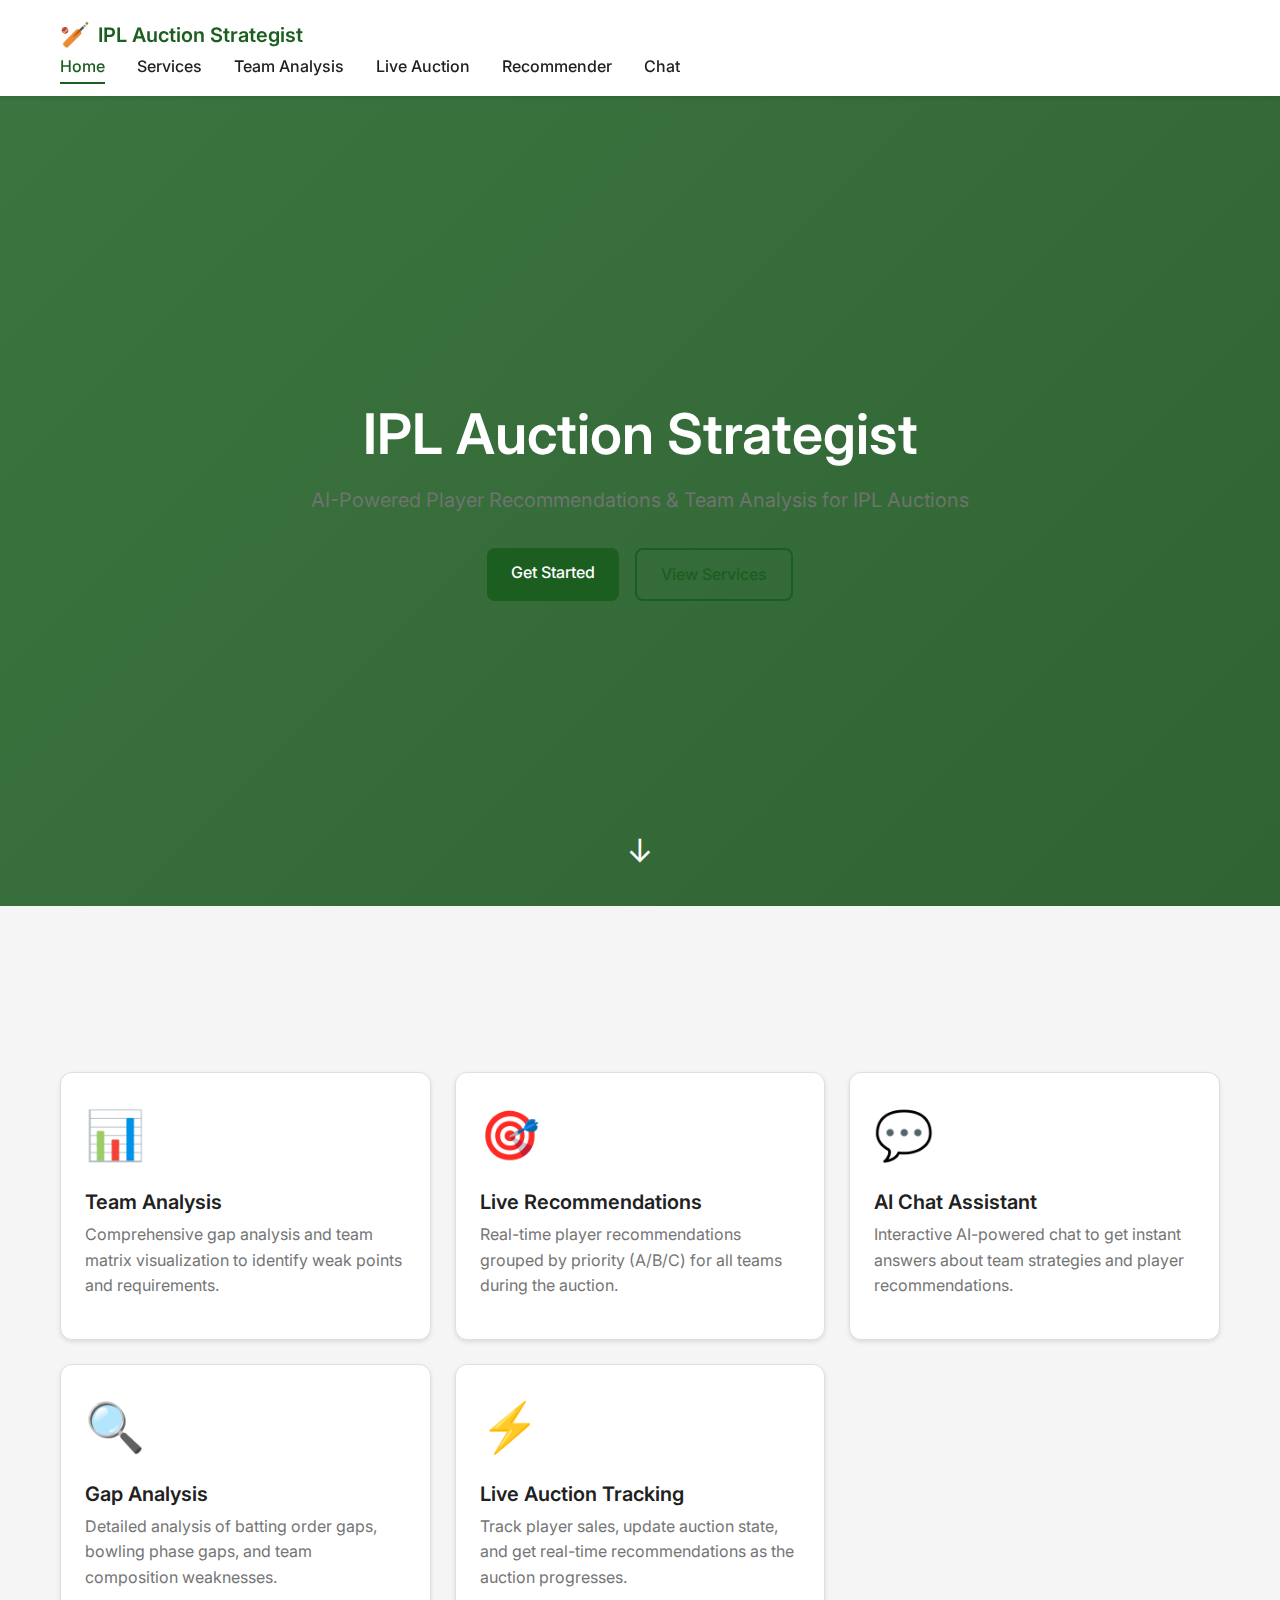
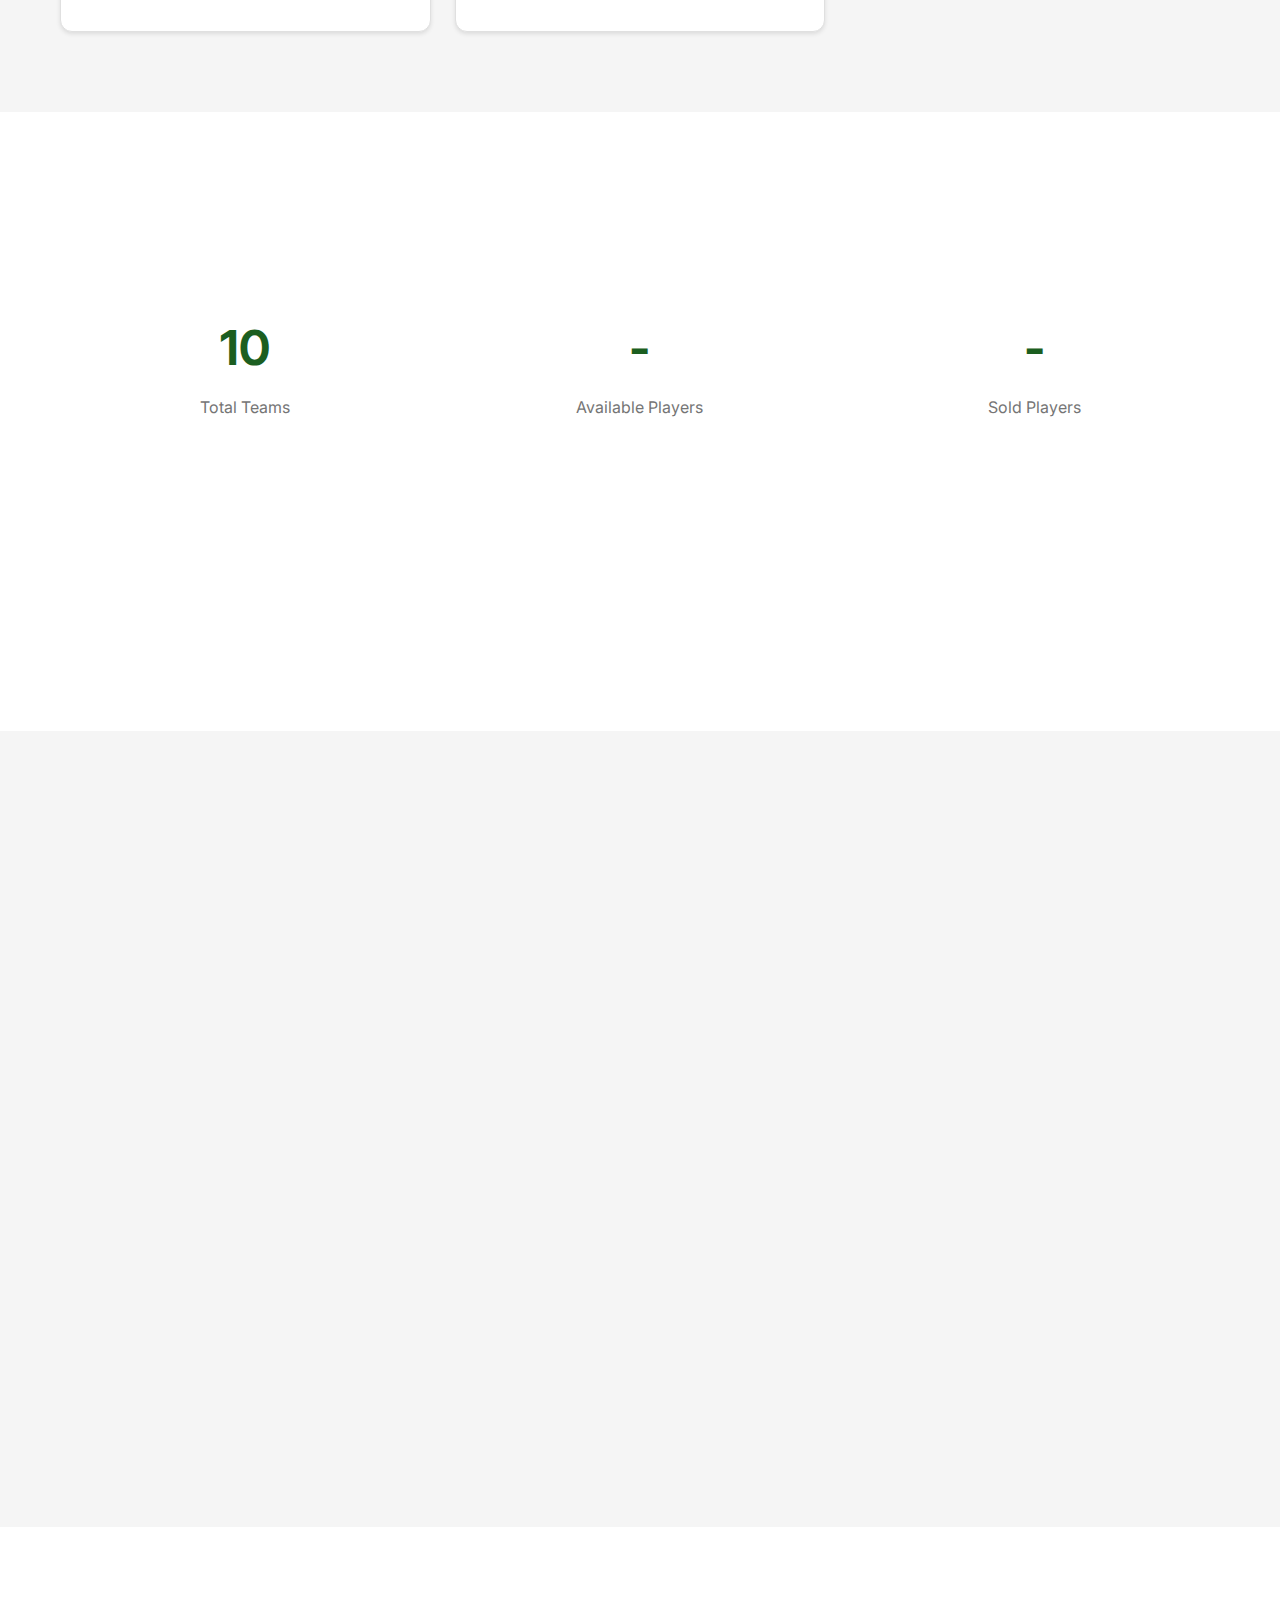
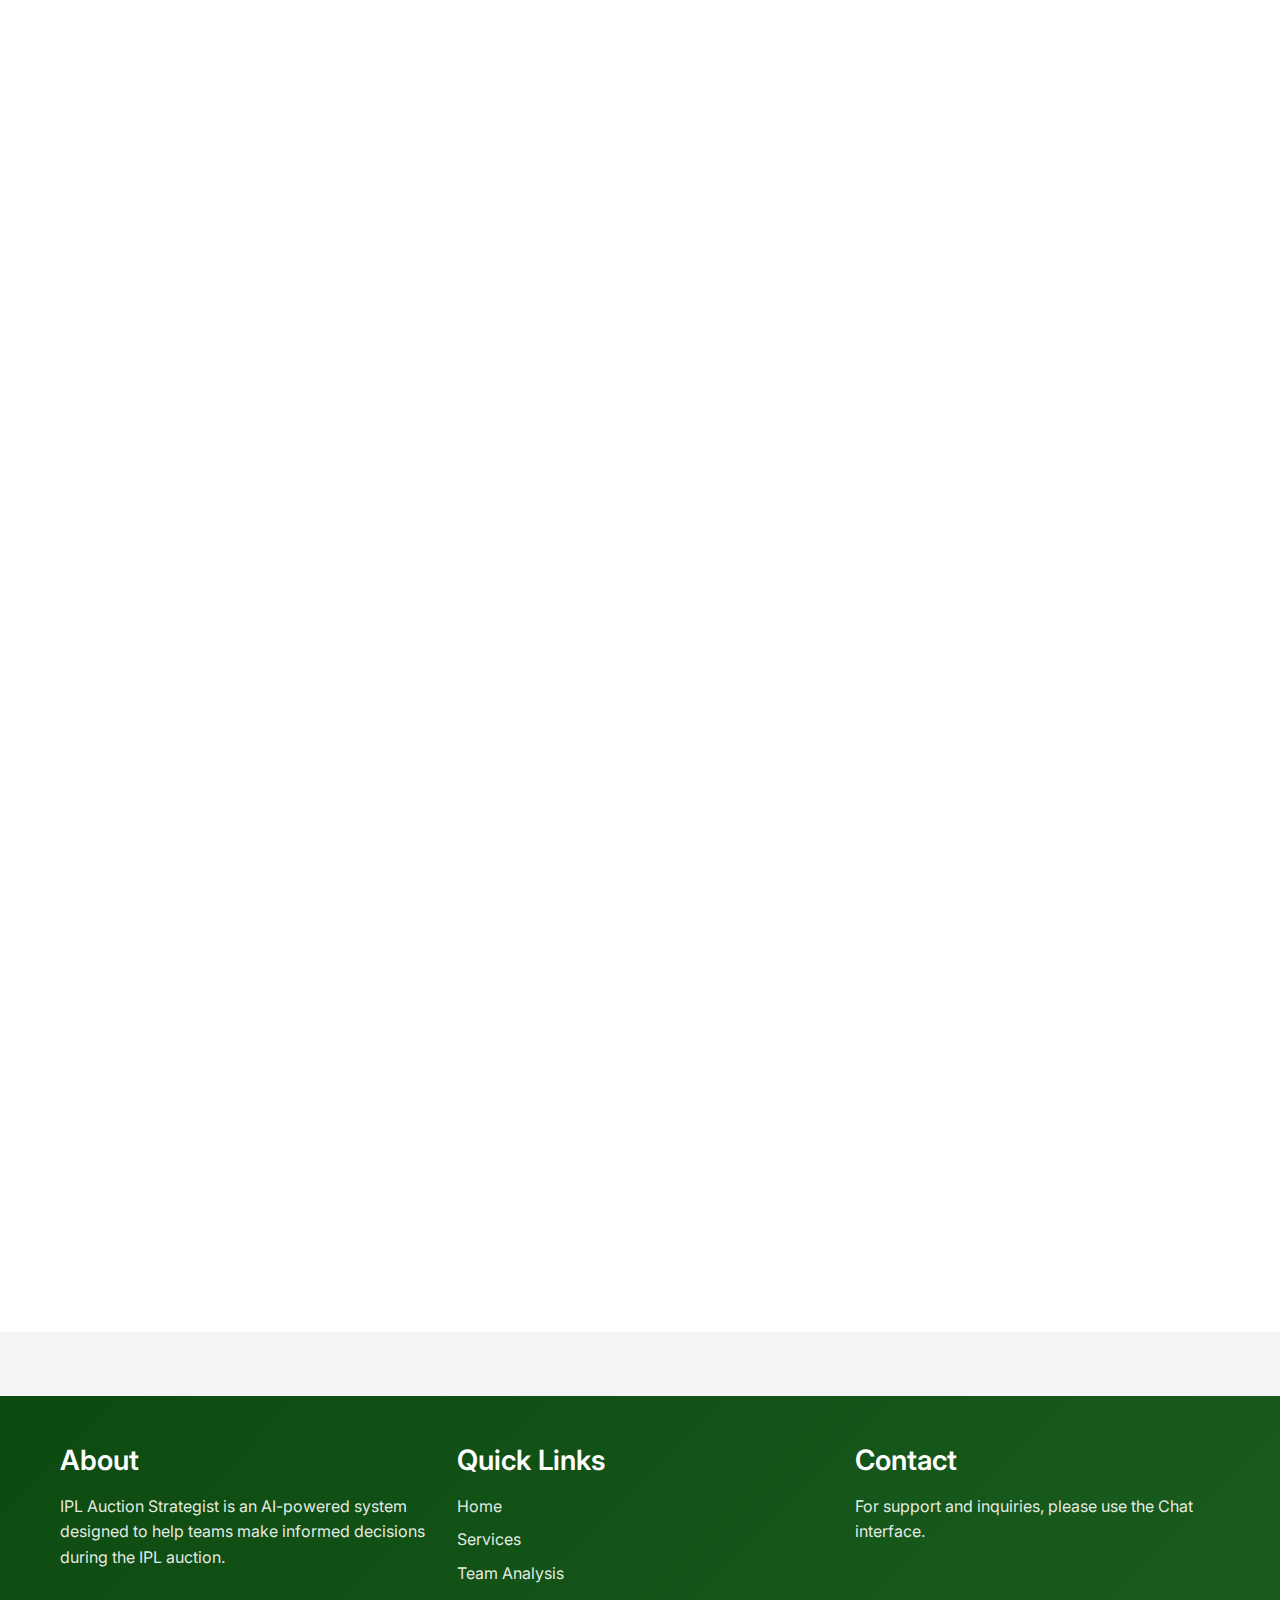
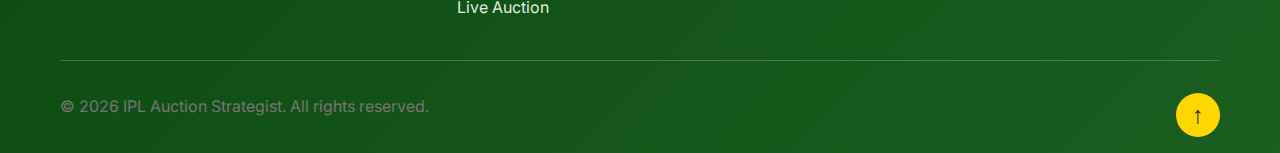
<file: Auction_Frontend/index.html>
<!DOCTYPE html>
<html lang="en">
<head>
    <meta charset="UTF-8">
    <meta name="viewport" content="width=device-width, initial-scale=1.0">
    <title>IPL Auction Strategist - Home</title>
    <link rel="stylesheet" href="css/style.css">
    <link rel="stylesheet" href="css/animations.css">
    <link rel="stylesheet" href="css/responsive.css">
    <link rel="preconnect" href="https://fonts.googleapis.com">
    <link rel="preconnect" href="https://fonts.gstatic.com" crossorigin>
    <link href="https://fonts.googleapis.com/css2?family=Inter:wght@400;500;600;700&family=Poppins:wght@400;500;600;700&display=swap" rel="stylesheet">
</head>
<body>
    <div id="header-container"></div>

    <!-- Hero Section -->
    <section class="hero-section">
        <div class="container">
            <div class="hero-content reveal">
                <h1 class="hero-title">
                    <span class="typewriter-text">IPL Auction Strategist</span>
                </h1>
                <p class="hero-subtitle">
                    AI-Powered Player Recommendations & Team Analysis for IPL Auctions
                </p>
                <div class="hero-cta">
                    <a href="team-analysis.html" class="btn btn-primary">Get Started</a>
                    <a href="services.html" class="btn btn-outline">View Services</a>
                </div>
            </div>
            <div class="scroll-indicator">
                <span>↓</span>
            </div>
        </div>
    </section>

    <!-- Features Overview -->
    <section class="section">
        <div class="container">
            <h2 class="section-title reveal">Features</h2>
            <div class="grid grid-3">
                <div class="card stagger-item">
                    <div class="card-icon">📊</div>
                    <h3 class="card-title">Team Analysis</h3>
                    <p class="card-content">
                        Comprehensive gap analysis and team matrix visualization to identify weak points and requirements.
                    </p>
                </div>
                <div class="card stagger-item">
                    <div class="card-icon">🎯</div>
                    <h3 class="card-title">Live Recommendations</h3>
                    <p class="card-content">
                        Real-time player recommendations grouped by priority (A/B/C) for all teams during the auction.
                    </p>
                </div>
                <div class="card stagger-item">
                    <div class="card-icon">💬</div>
                    <h3 class="card-title">AI Chat Assistant</h3>
                    <p class="card-content">
                        Interactive AI-powered chat to get instant answers about team strategies and player recommendations.
                    </p>
                </div>
                <div class="card stagger-item">
                    <div class="card-icon">🔍</div>
                    <h3 class="card-title">Gap Analysis</h3>
                    <p class="card-content">
                        Detailed analysis of batting order gaps, bowling phase gaps, and team composition weaknesses.
                    </p>
                </div>
                <div class="card stagger-item">
                    <div class="card-icon">⚡</div>
                    <h3 class="card-title">Live Auction Tracking</h3>
                    <p class="card-content">
                        Track player sales, update auction state, and get real-time recommendations as the auction progresses.
                    </p>
                </div>
            </div>
        </div>
    </section>

    <!-- Stats Section -->
    <section class="section stats-section">
        <div class="container">
            <h2 class="section-title reveal">Auction Statistics</h2>
            <div class="grid grid-4" id="stats-container">
                <div class="stat-card stagger-item">
                    <div class="stat-value" id="stat-teams">10</div>
                    <div class="stat-label">Total Teams</div>
                </div>
                <div class="stat-card stagger-item">
                    <div class="stat-value" id="stat-available">-</div>
                    <div class="stat-label">Available Players</div>
                </div>
                <div class="stat-card stagger-item">
                    <div class="stat-value" id="stat-sold">-</div>
                    <div class="stat-label">Sold Players</div>
                </div>
                <div class="stat-card stagger-item">
                    <div class="stat-value" id="stat-supply">-</div>
                    <div class="stat-label">Supply Count</div>
                </div>
            </div>
        </div>
    </section>

    <!-- How It Works -->
    <section class="section">
        <div class="container">
            <h2 class="section-title reveal">How It Works</h2>
            <div class="timeline">
                <div class="timeline-item reveal">
                    <div class="timeline-number">1</div>
                    <div class="timeline-content">
                        <h3>Select Your Team</h3>
                        <p>Choose from 10 IPL teams to analyze their current composition and requirements.</p>
                    </div>
                </div>
                <div class="timeline-item reveal">
                    <div class="timeline-number">2</div>
                    <div class="timeline-content">
                        <h3>Analyze Gaps</h3>
                        <p>Get detailed gap analysis showing weak points in batting order, bowling phases, and team balance.</p>
                    </div>
                </div>
                <div class="timeline-item reveal">
                    <div class="timeline-number">3</div>
                    <div class="timeline-content">
                        <h3>Get Recommendations</h3>
                        <p>Receive AI-powered player recommendations grouped by priority and match score.</p>
                    </div>
                </div>
                <div class="timeline-item reveal">
                    <div class="timeline-number">4</div>
                    <div class="timeline-content">
                        <h3>Make Decisions</h3>
                        <p>Use insights to make informed bidding decisions during the live auction.</p>
                    </div>
                </div>
            </div>
        </div>
    </section>

    <!-- Team Showcase -->
    <section class="section team-showcase">
        <div class="container">
            <h2 class="section-title reveal">IPL Teams</h2>
            <div class="grid grid-4" id="teams-grid">
                <!-- Teams will be loaded dynamically -->
            </div>
        </div>
    </section>

    <div id="footer-container"></div>

    <script src="js/api.js"></script>
    <script src="js/main.js"></script>
    <script src="js/animations.js"></script>
    <script>
        // Load stats
        async function loadStats() {
            try {
                const state = await API.getState();
                document.getElementById('stat-available').textContent = state.available_players_count || '-';
                document.getElementById('stat-sold').textContent = state.sold_players_count || '-';
                document.getElementById('stat-supply').textContent = state.supply_count || '-';
            } catch (error) {
                console.error('Failed to load stats:', error);
            }
        }

        // Load teams
        const teams = ['CSK', 'RCB', 'MI', 'KKR', 'DC', 'GT', 'LSG', 'PBKS', 'RR', 'SRH'];
        const teamsGrid = document.getElementById('teams-grid');
        teams.forEach(team => {
            const teamCard = document.createElement('div');
            teamCard.className = 'card stagger-item team-card';
            teamCard.innerHTML = `
                <div class="team-logo">${team}</div>
                <h3 class="team-name">${team}</h3>
                <a href="team-analysis.html?team=${team}" class="btn btn-outline">Analyze</a>
            `;
            teamsGrid.appendChild(teamCard);
        });

        // Add styles
        const style = document.createElement('style');
        style.textContent = `
            .hero-section {
                min-height: 90vh;
                display: flex;
                align-items: center;
                justify-content: center;
                background: linear-gradient(135deg, rgba(27, 94, 32, 0.85) 0%, rgba(13, 74, 16, 0.85) 100%),
                            url('https://static.toiimg.com/thumb/msid-115341864,imgsize-2143655,width-400,resizemode-4/ipl-mega-auction.jpg') center/cover no-repeat;
                color: white;
                text-align: center;
                position: relative;
                overflow: hidden;
            }
            .hero-content {
                z-index: 1;
            }
            .hero-title {
                font-size: 3.5rem;
                margin-bottom: 1rem;
                color: white;
            }
            .hero-subtitle {
                font-size: 1.25rem;
                margin-bottom: 2rem;
                opacity: 0.9;
            }
            .hero-cta {
                display: flex;
                gap: 1rem;
                justify-content: center;
                flex-wrap: wrap;
            }
            .scroll-indicator {
                position: absolute;
                bottom: 30px;
                left: 50%;
                transform: translateX(-50%);
                animation: bounce 2s infinite;
                font-size: 2rem;
            }
            .card-icon {
                font-size: 3rem;
                margin-bottom: 1rem;
            }
            .stats-section {
                background: var(--surface);
            }
            .stat-card {
                text-align: center;
                padding: 2rem;
            }
            .stat-value {
                font-size: 3rem;
                font-weight: 700;
                color: var(--primary-color);
                margin-bottom: 0.5rem;
            }
            .stat-label {
                color: var(--text-secondary);
                font-size: 1rem;
            }
            .timeline {
                max-width: 800px;
                margin: 0 auto;
            }
            .timeline-item {
                display: flex;
                gap: 2rem;
                margin-bottom: 3rem;
                align-items: flex-start;
            }
            .timeline-number {
                width: 60px;
                height: 60px;
                border-radius: 50%;
                background: var(--primary-color);
                color: white;
                display: flex;
                align-items: center;
                justify-content: center;
                font-size: 1.5rem;
                font-weight: 700;
                flex-shrink: 0;
            }
            .timeline-content h3 {
                margin-bottom: 0.5rem;
            }
            .team-showcase {
                background: var(--surface);
            }
            .team-card {
                text-align: center;
            }
            .team-logo {
                font-size: 4rem;
                margin-bottom: 1rem;
            }
            .team-name {
                margin-bottom: 1rem;
            }
        `;
        document.head.appendChild(style);

        // Load stats on page load
        loadStats();
    </script>
</body>
</html>
</file>
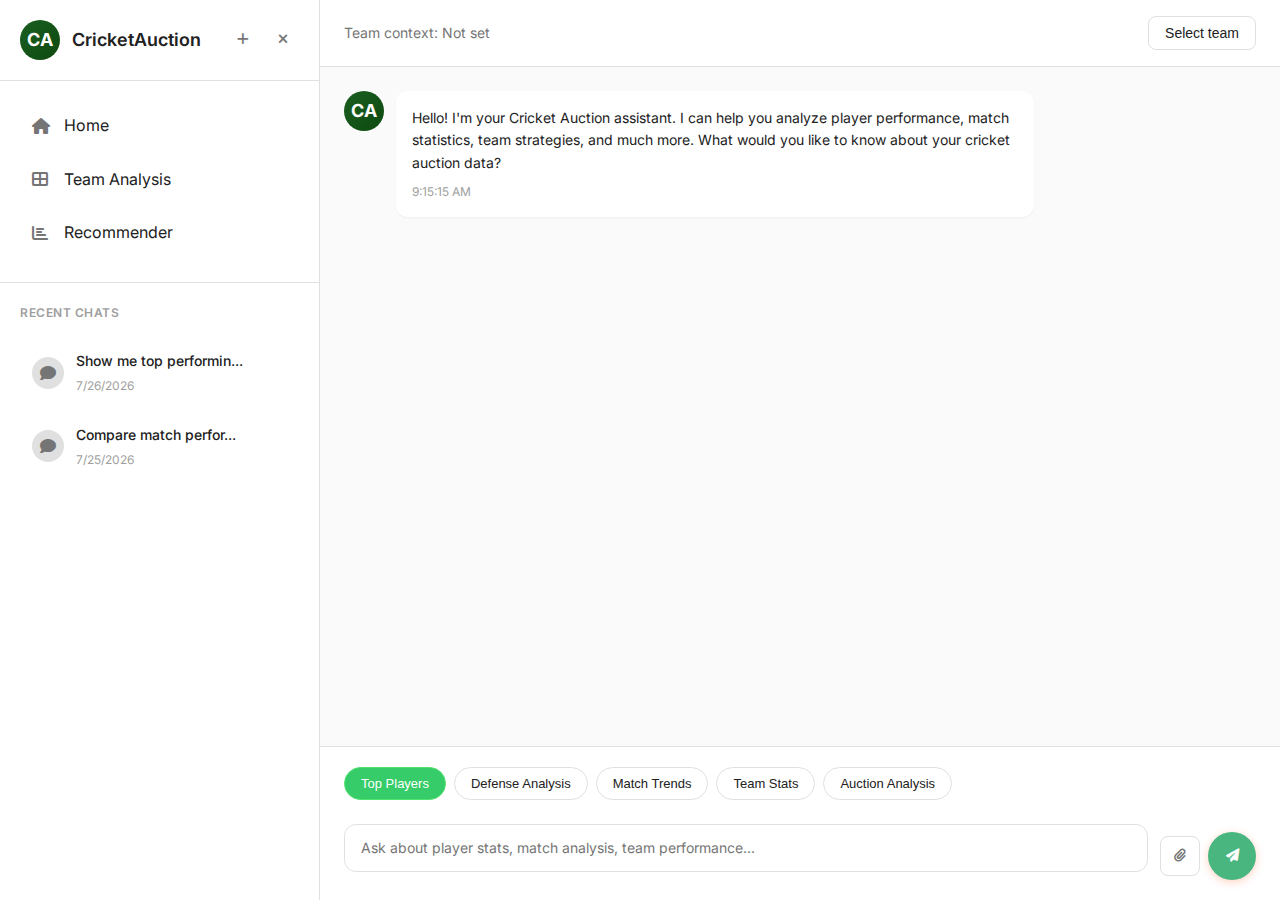
<file: Auction_Frontend/chat.html>
<!DOCTYPE html>
<html lang="en">
<head>
    <meta charset="UTF-8">
    <meta name="viewport" content="width=device-width, initial-scale=1.0">
    <title>AI Chat - IPL Auction Strategist</title>
    <link rel="stylesheet" href="css/style.css">
    <link rel="stylesheet" href="css/animations.css">
    <link rel="stylesheet" href="css/responsive.css">
    <link rel="preconnect" href="https://fonts.googleapis.com">
    <link rel="preconnect" href="https://fonts.gstatic.com" crossorigin>
    <link href="https://fonts.googleapis.com/css2?family=Inter:wght@400;500;600;700&family=Poppins:wght@400;500;600;700&display=swap" rel="stylesheet">
    <link rel="stylesheet" href="https://cdnjs.cloudflare.com/ajax/libs/font-awesome/6.4.0/css/all.min.css">
    <style>
        * {
            margin: 0;
            padding: 0;
            box-sizing: border-box;
        }

        body {
            font-family: 'Inter', 'Poppins', sans-serif;
            background: #F5F5F5;
            display: flex;
            height: 100vh;
            overflow: hidden;
        }

        /* Left Sidebar */
        .sidebar {
            width: 320px;
            background: #FFFFFF;
            border-right: 1px solid #E0E0E0;
            display: flex;
            flex-direction: column;
            height: 100vh;
            overflow-y: auto;
        }

        .sidebar-header {
            padding: 20px;
            display: flex;
            align-items: center;
            gap: 12px;
            border-bottom: 1px solid #E0E0E0;
        }

        .logo-circle {
            width: 40px;
            height: 40px;
            border-radius: 50%;
            background: linear-gradient(135deg, #1B5E20, #0D4A10);
            display: flex;
            align-items: center;
            justify-content: center;
            color: white;
            font-weight: 700;
            font-size: 18px;
            flex-shrink: 0;
        }

        .sidebar-title {
            font-size: 18px;
            font-weight: 600;
            color: #212121;
            flex: 1;
        }

        .sidebar-actions {
            display: flex;
            gap: 8px;
        }

        .icon-btn {
            width: 32px;
            height: 32px;
            border: none;
            background: transparent;
            border-radius: 6px;
            cursor: pointer;
            display: flex;
            align-items: center;
            justify-content: center;
            color: #757575;
            transition: all 0.2s;
        }

        .icon-btn:hover {
            background: #F5F5F5;
            color: #212121;
        }

        .nav-menu {
            padding: 20px;
            border-bottom: 1px solid #E0E0E0;
        }

        .nav-item {
            display: flex;
            align-items: center;
            gap: 12px;
            padding: 12px;
            border-radius: 8px;
            cursor: pointer;
            color: #212121;
            text-decoration: none;
            transition: all 0.2s;
            margin-bottom: 4px;
        }

        .nav-item:hover {
            background: #F5F5F5;
        }

        .nav-item i {
            width: 20px;
            color: #757575;
        }

        .recent-chats {
            flex: 1;
            padding: 20px;
            overflow-y: auto;
        }

        .recent-chats-title {
            font-size: 12px;
            font-weight: 600;
            color: #9E9E9E;
            text-transform: uppercase;
            letter-spacing: 0.5px;
            margin-bottom: 16px;
        }

        .chat-item {
            display: flex;
            align-items: center;
            gap: 12px;
            padding: 12px;
            border-radius: 8px;
            cursor: pointer;
            transition: all 0.2s;
            margin-bottom: 4px;
            position: relative;
        }

        .chat-item:hover {
            background: #F5F5F5;
        }

        .chat-item-icon {
            width: 32px;
            height: 32px;
            border-radius: 50%;
            background: #E0E0E0;
            display: flex;
            align-items: center;
            justify-content: center;
            color: #757575;
            flex-shrink: 0;
        }

        .chat-item-content {
            flex: 1;
            min-width: 0;
        }

        .chat-item-title {
            font-size: 14px;
            font-weight: 500;
            color: #212121;
            margin-bottom: 4px;
            white-space: nowrap;
            overflow: hidden;
            text-overflow: ellipsis;
        }

        .chat-item-date {
            font-size: 12px;
            color: #9E9E9E;
        }

        .chat-item-menu {
            width: 24px;
            height: 24px;
            border: none;
            background: transparent;
            cursor: pointer;
            color: #757575;
            display: flex;
            align-items: center;
            justify-content: center;
            opacity: 0;
            transition: opacity 0.2s;
        }

        .chat-item:hover .chat-item-menu {
            opacity: 1;
        }

        /* Main Content Area */
        .main-content {
            flex: 1;
            display: flex;
            flex-direction: column;
            height: 100vh;
            background: #FFFFFF;
        }

        .chat-top-bar {
            padding: 16px 24px;
            border-bottom: 1px solid #E0E0E0;
            display: flex;
            justify-content: space-between;
            align-items: center;
            background: #FFFFFF;
        }

        .team-context-info {
            font-size: 14px;
            color: #757575;
        }

        .select-team-btn {
            padding: 8px 16px;
            border: 1px solid #E0E0E0;
            border-radius: 8px;
            background: #FFFFFF;
            color: #212121;
            font-size: 14px;
            font-weight: 500;
            cursor: pointer;
            transition: all 0.2s;
        }

        .select-team-btn:hover {
            background: #F5F5F5;
            border-color: #BDBDBD;
        }

        .chat-messages-area {
            flex: 1;
            overflow-y: auto;
            padding: 24px;
            background: #FAFAFA;
        }

        .chat-message {
            display: flex;
            gap: 12px;
            margin-bottom: 24px;
            align-items: flex-start;
        }

        .chat-message-system {
            display: flex;
            gap: 12px;
            margin-bottom: 16px;
            align-items: center;
            padding: 12px 16px;
            background: #E3F2FD;
            border-left: 4px solid #1976D2;
            border-radius: 4px;
            color: #0D47A1;
            font-size: 14px;
        }

        .message-avatar {
            width: 40px;
            height: 40px;
            border-radius: 50%;
            background: linear-gradient(135deg, #1B5E20, #0D4A10);
            display: flex;
            align-items: center;
            justify-content: center;
            color: white;
            font-weight: 700;
            font-size: 18px;
            flex-shrink: 0;
        }

        .message-bubble {
            background: #FFFFFF;
            padding: 16px;
            border-radius: 12px;
            max-width: 70%;
            box-shadow: 0 1px 2px rgba(0,0,0,0.05);
        }

        .message-content {
            font-size: 14px;
            color: #212121;
            line-height: 1.6;
        }

        .message-timestamp {
            font-size: 12px;
            color: #9E9E9E;
            margin-top: 8px;
        }

        .chat-input-area {
            padding: 20px 24px;
            border-top: 1px solid #E0E0E0;
            background: #FFFFFF;
        }

        .suggested-topics {
            display: flex;
            gap: 8px;
            margin-bottom: 16px;
            overflow-x: auto;
            padding-bottom: 8px;
        }

        .suggested-topics::-webkit-scrollbar {
            height: 4px;
        }

        .suggested-topics::-webkit-scrollbar-thumb {
            background: #E0E0E0;
            border-radius: 2px;
        }

        .topic-btn {
            padding: 8px 16px;
            border: 1px solid #E0E0E0;
            border-radius: 20px;
            background: #FFFFFF;
            color: #212121;
            font-size: 13px;
            font-weight: 500;
            cursor: pointer;
            white-space: nowrap;
            transition: all 0.2s;
        }

        .topic-btn:hover {
            background: #F5F5F5;
        }

        .topic-btn.active {
            background: #35cc69;
            color: #FFFFFF;
            border-color: #4fe26d;
        }

        .input-container {
            display: flex;
            gap: 12px;
            align-items: flex-end;
        }

        .chat-input-wrapper {
            flex: 1;
            position: relative;
        }

        .chat-input {
            width: 100%;
            padding: 14px 16px;
            border: 1px solid #E0E0E0;
            border-radius: 12px;
            font-size: 14px;
            font-family: inherit;
            resize: none;
            min-height: 48px;
            max-height: 120px;
            transition: all 0.2s;
        }

        .chat-input:focus {
            outline: none;
            border-color: #1B5E20;
            box-shadow: 0 0 0 3px rgba(27, 94, 32, 0.1);
        }

        .input-actions {
            display: flex;
            gap: 8px;
            align-items: center;
        }

        .attach-btn {
            width: 40px;
            height: 40px;
            border: 1px solid #E0E0E0;
            border-radius: 8px;
            background: #FFFFFF;
            cursor: pointer;
            display: flex;
            align-items: center;
            justify-content: center;
            color: #757575;
            transition: all 0.2s;
        }

        .attach-btn:hover {
            background: #F5F5F5;
            border-color: #BDBDBD;
        }

        .send-btn {
            width: 48px;
            height: 48px;
            border: none;
            border-radius: 50%;
            background: #49b680;
            color: #FFFFFF;
            cursor: pointer;
            display: flex;
            align-items: center;
            justify-content: center;
            transition: all 0.2s;
            box-shadow: 0 2px 8px rgba(255, 107, 53, 0.3);
        }

        .send-btn:hover {
            background: #4bcd81;
            transform: translateY(-2px);
            box-shadow: 0 4px 12px rgba(255, 107, 53, 0.4);
        }

        .send-btn:active {
            transform: translateY(0);
        }

        /* Welcome Message */
        .welcome-message {
            display: flex;
            gap: 12px;
            margin-bottom: 24px;
        }

        /* Team Selector Modal */
        .team-selector-modal {
            display: none;
            position: fixed;
            top: 0;
            left: 0;
            right: 0;
            bottom: 0;
            background: rgba(0,0,0,0.5);
            z-index: 1000;
            align-items: center;
            justify-content: center;
        }

        .team-selector-modal.active {
            display: flex;
        }

        .team-selector-content {
            background: #FFFFFF;
            border-radius: 12px;
            padding: 24px;
            max-width: 400px;
            width: 90%;
        }

        .team-selector-content h3 {
            margin-bottom: 16px;
        }

        .team-grid {
            display: grid;
            grid-template-columns: repeat(2, 1fr);
            gap: 12px;
            margin-bottom: 16px;
        }

        .team-option {
            padding: 12px;
            border: 1px solid #E0E0E0;
            border-radius: 8px;
            text-align: center;
            cursor: pointer;
            transition: all 0.2s;
        }

        .team-option:hover {
            background: #F5F5F5;
            border-color: #1B5E20;
        }

        .team-option.selected {
            background: #1B5E20;
            color: #FFFFFF;
            border-color: #1B5E20;
        }

        @media (max-width: 768px) {
            .sidebar {
                position: fixed;
                left: -320px;
                z-index: 100;
                transition: left 0.3s;
            }

            .sidebar.open {
                left: 0;
            }

            .main-content {
                width: 100%;
            }
        }
    </style>
</head>
<body>
    <!-- Left Sidebar -->
    <div class="sidebar">
        <div class="sidebar-header">
            <div class="logo-circle">CA</div>
            <div class="sidebar-title">CricketAuction</div>
            <div class="sidebar-actions">
                <button class="icon-btn" onclick="startNewChat()" title="New Chat">
                    <i class="fas fa-plus"></i>
                </button>
                <button class="icon-btn" onclick="closeSidebar()" title="Close">
                    <i class="fas fa-times"></i>
                </button>
            </div>
        </div>

        <nav class="nav-menu">
            <a href="index.html" class="nav-item">
                <i class="fas fa-home"></i>
                <span>Home</span>
            </a>
            <a href="team-analysis.html" class="nav-item">
                <i class="fas fa-th-large"></i>
                <span>Team Analysis</span>
            </a>
            <a href="recommender.html" class="nav-item">
                <i class="fas fa-chart-bar"></i>
                <span>Recommender</span>
            </a>
        </nav>

        <div class="recent-chats">
            <div class="recent-chats-title">Recent Chats</div>
            <div id="recent-chats-list">
                <!-- Recent chats will be populated here -->
            </div>
        </div>
    </div>

    <!-- Main Content Area -->
    <div class="main-content">
        <!-- Top Bar -->
        <div class="chat-top-bar">
            <div class="team-context-info">
                Team context: <span id="selected-team-display">Not set</span>
            </div>
            <button class="select-team-btn" onclick="openTeamSelector()">Select team</button>
        </div>

        <!-- Chat Messages Area -->
        <div class="chat-messages-area" id="chat-messages-area">
            <div class="welcome-message">
                <div class="message-avatar">CA</div>
                <div class="message-bubble">
                    <div class="message-content">
                        Hello! I'm your Cricket Auction assistant. I can help you analyze player performance, match statistics, team strategies, and much more. What would you like to know about your cricket auction data?
                    </div>
                    <div class="message-timestamp" id="welcome-timestamp"></div>
                </div>
            </div>
        </div>

        <!-- Chat Input Area -->
        <div class="chat-input-area">
            <div class="suggested-topics" id="suggested-topics">
                <button class="topic-btn active" data-topic="Top Players">Top Players</button>
                <button class="topic-btn" data-topic="Defense Analysis">Defense Analysis</button>
                <button class="topic-btn" data-topic="Match Trends">Match Trends</button>
                <button class="topic-btn" data-topic="Team Stats">Team Stats</button>
                <button class="topic-btn" data-topic="Auction Analysis">Auction Analysis</button>
            </div>
            <div class="input-container">
                <div class="chat-input-wrapper">
                    <textarea 
                        id="chat-input" 
                        class="chat-input" 
                        placeholder="Ask about player stats, match analysis, team performance..."
                        rows="1"
                    ></textarea>
                </div>
                <div class="input-actions">
                    <button class="attach-btn" title="Attach file">
                        <i class="fas fa-paperclip"></i>
                    </button>
                    <button class="send-btn" id="send-btn" onclick="sendMessage()" title="Send">
                        <i class="fas fa-paper-plane"></i>
                    </button>
                </div>
            </div>
        </div>
    </div>

    <!-- Team Selector Modal -->
    <div class="team-selector-modal" id="team-selector-modal">
        <div class="team-selector-content">
            <h3>Select Team</h3>
            <div class="team-grid" id="team-grid">
                <!-- Teams will be populated here -->
            </div>
            <div style="display: flex; gap: 8px; justify-content: flex-end;">
                <button class="select-team-btn" onclick="closeTeamSelector()">Cancel</button>
                <button class="select-team-btn" style="background: #1B5E20; color: white; border-color: #1B5E20;" onclick="confirmTeamSelection()">Confirm</button>
            </div>
        </div>
    </div>

    <script src="js/api.js"></script>
    <script src="js/main.js"></script>
    <script src="js/animations.js"></script>
    <!-- Backend Direct Integration -->
    <script src="js/backend-direct.js"></script>
    <!-- Chat Interface -->
    <script src="js/chat.js"></script>
    <script>
        // Initialize
        document.addEventListener('DOMContentLoaded', () => {
            // Set welcome timestamp
            document.getElementById('welcome-timestamp').textContent = new Date().toLocaleTimeString();
            
            // Initialize chat
            if (typeof initializeChatInterface === 'function') {
                initializeChatInterface();
            }
            
            // Initialize team selector
            initializeTeamSelectorModal();
            
            // Initialize recent chats
            loadRecentChats();
            
            // Auto-resize textarea
            const chatInput = document.getElementById('chat-input');
            chatInput.addEventListener('input', function() {
                this.style.height = 'auto';
                this.style.height = Math.min(this.scrollHeight, 120) + 'px';
            });
            
            // Handle Enter key (Shift+Enter for new line)
            chatInput.addEventListener('keydown', function(e) {
                if (e.key === 'Enter' && !e.shiftKey) {
                    e.preventDefault();
                    sendMessage();
                }
            });
            
            // Handle topic buttons
            document.querySelectorAll('.topic-btn').forEach(btn => {
                btn.addEventListener('click', function() {
                    document.querySelectorAll('.topic-btn').forEach(b => b.classList.remove('active'));
                    this.classList.add('active');
                });
            });
        });

        let selectedTeamForModal = null;

        function initializeTeamSelectorModal() {
            const teams = ['CSK', 'RCB', 'MI', 'KKR', 'DC', 'GT', 'LSG', 'PBKS', 'RR', 'SRH'];
            const teamGrid = document.getElementById('team-grid');
            
            // If a team was previously selected and persisted, mark it selected
            const persisted = localStorage.getItem('selectedTeam');

            teams.forEach(team => {
                const teamOption = document.createElement('div');
                teamOption.className = 'team-option';
                teamOption.textContent = team;
                teamOption.onclick = () => {
                    document.querySelectorAll('.team-option').forEach(opt => opt.classList.remove('selected'));
                    teamOption.classList.add('selected');
                    selectedTeamForModal = team;
                };
                // If this team matches persisted selection, mark selected
                if (persisted && persisted === team) {
                    teamOption.classList.add('selected');
                    selectedTeamForModal = team;
                }
                teamGrid.appendChild(teamOption);
            });
        }

        function openTeamSelector() {
            document.getElementById('team-selector-modal').classList.add('active');
        }

        function closeTeamSelector() {
            document.getElementById('team-selector-modal').classList.remove('active');
            selectedTeamForModal = null;
            document.querySelectorAll('.team-option').forEach(opt => opt.classList.remove('selected'));
        }

        function confirmTeamSelection() {
            if (selectedTeamForModal) {
                // Set global selectedTeam and persist it so the user only needs to select once
                try {
                    window.selectedTeam = selectedTeamForModal;
                    // Keep chat.js in sync
                    if (typeof selectedTeam !== 'undefined') selectedTeam = selectedTeamForModal;
                    localStorage.setItem('selectedTeam', selectedTeamForModal);
                } catch (e) {
                    console.warn('Could not persist selected team:', e);
                }

                const display = document.getElementById('selected-team-display');
                if (display) display.textContent = selectedTeamForModal;

                // If a dropdown selector exists, update its value as well
                const selector = document.getElementById('team-context-selector');
                if (selector) selector.value = selectedTeamForModal;

                closeTeamSelector();
            }
        }

        function startNewChat() {
            if (typeof clearChatHistory === 'function') {
                clearChatHistory();
            }
            const chatArea = document.getElementById('chat-messages-area');
            chatArea.innerHTML = `
                <div class="welcome-message">
                    <div class="message-avatar">CA</div>
                    <div class="message-bubble">
                        <div class="message-content">
                            Hello! I'm your Cricket Auction assistant. I can help you analyze player performance, match statistics, team strategies, and much more. What would you like to know about your cricket auction data?
                        </div>
                        <div class="message-timestamp">${new Date().toLocaleTimeString()}</div>
                    </div>
                </div>
            `;
        }

        function closeSidebar() {
            if (window.innerWidth <= 768) {
                document.querySelector('.sidebar').classList.remove('open');
            }
        }

        function loadRecentChats() {
            const recentChatsList = document.getElementById('recent-chats-list');
            const savedChats = JSON.parse(localStorage.getItem('recentChats') || '[]');
            
            if (savedChats.length === 0) {
                // Add some default recent chats
                const defaultChats = [
                    { title: 'Show me top performin...', date: new Date().toLocaleDateString() },
                    { title: 'Compare match perfor...', date: new Date(Date.now() - 86400000).toLocaleDateString() }
                ];
                savedChats.push(...defaultChats);
            }
            
            recentChatsList.innerHTML = '';
            savedChats.forEach(chat => {
                const chatItem = document.createElement('div');
                chatItem.className = 'chat-item';
                chatItem.innerHTML = `
                    <div class="chat-item-icon">
                        <i class="fas fa-comment"></i>
                    </div>
                    <div class="chat-item-content">
                        <div class="chat-item-title">${chat.title}</div>
                        <div class="chat-item-date">${chat.date}</div>
                    </div>
                    <button class="chat-item-menu">
                        <i class="fas fa-ellipsis-v"></i>
                    </button>
                `;
                recentChatsList.appendChild(chatItem);
            });
        }

        // sendMessage is imported from chat.js module

        // These functions are imported from chat.js module

        // Make functions global
        window.sendMessage = sendMessage;
        window.openTeamSelector = openTeamSelector;
        window.closeTeamSelector = closeTeamSelector;
        window.confirmTeamSelection = confirmTeamSelection;
        window.startNewChat = startNewChat;
        window.closeSidebar = closeSidebar;
    </script>
    
</body>
</html>
</file>
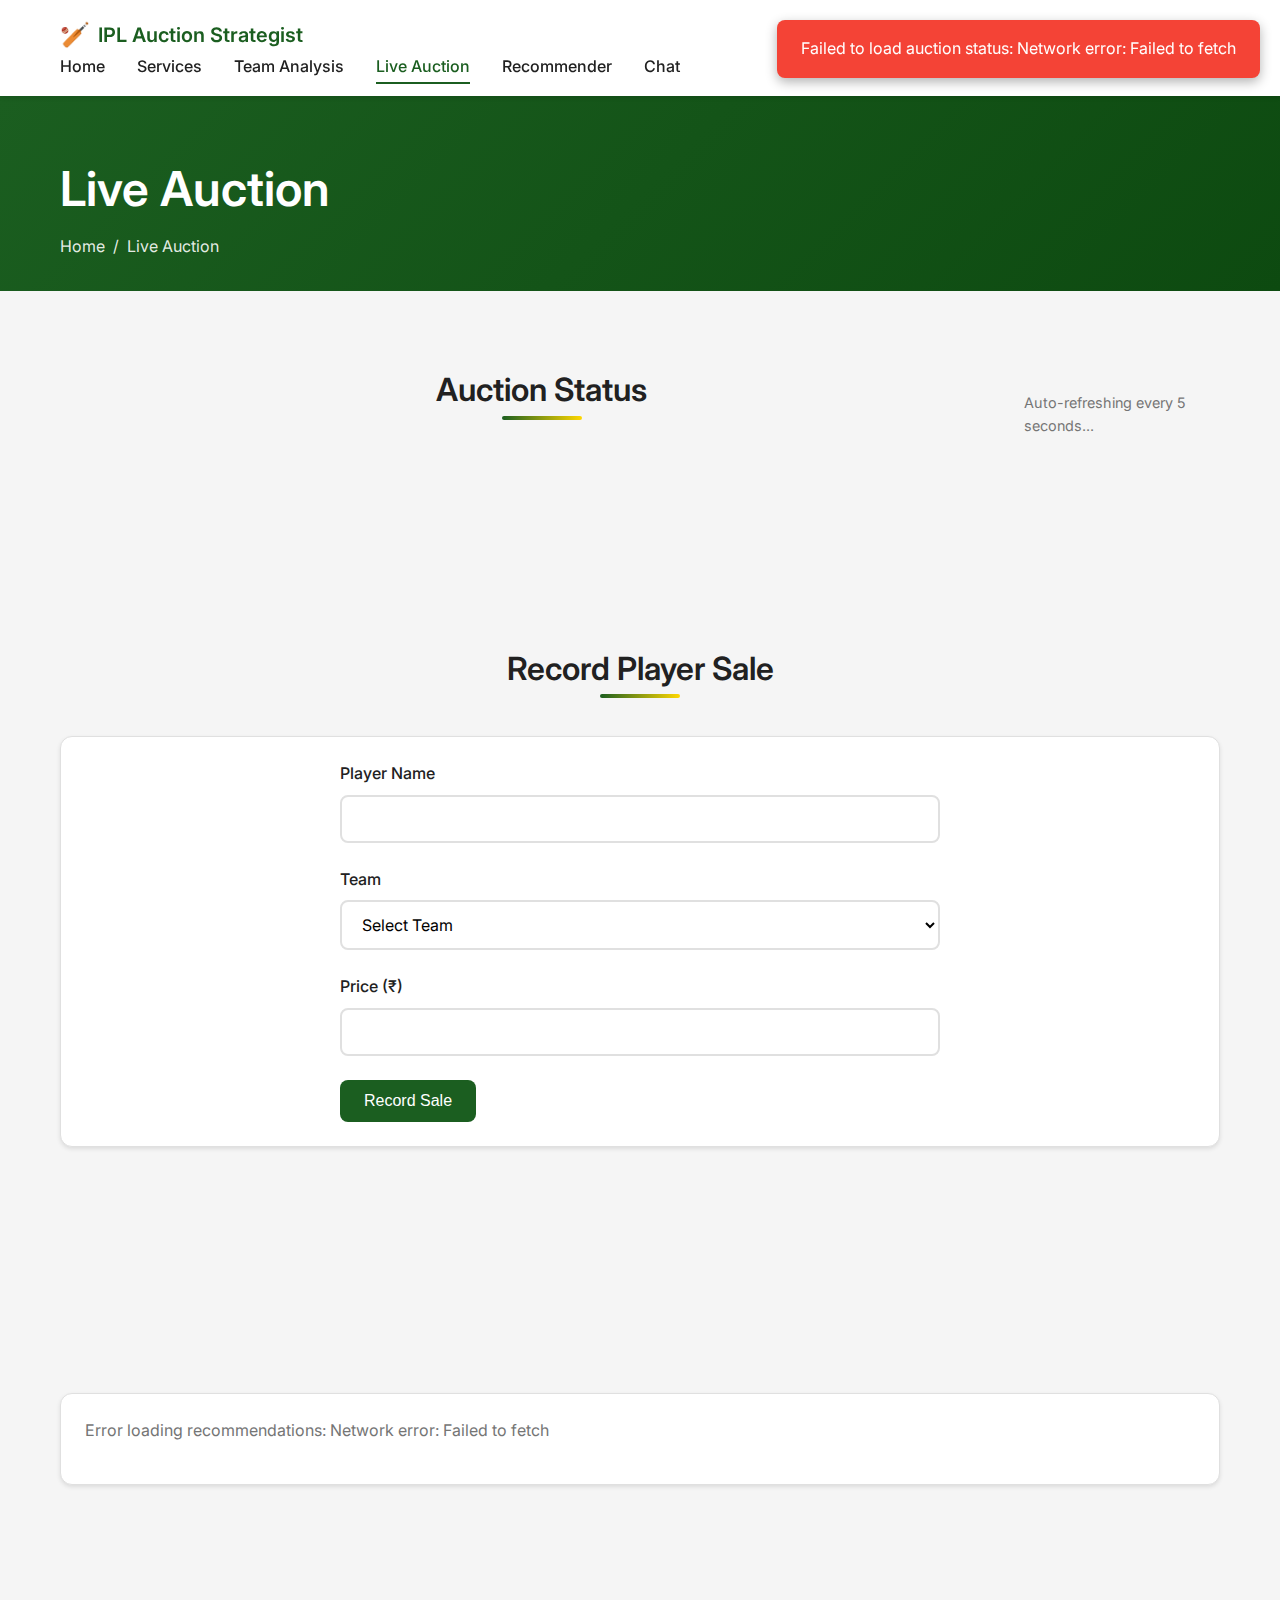
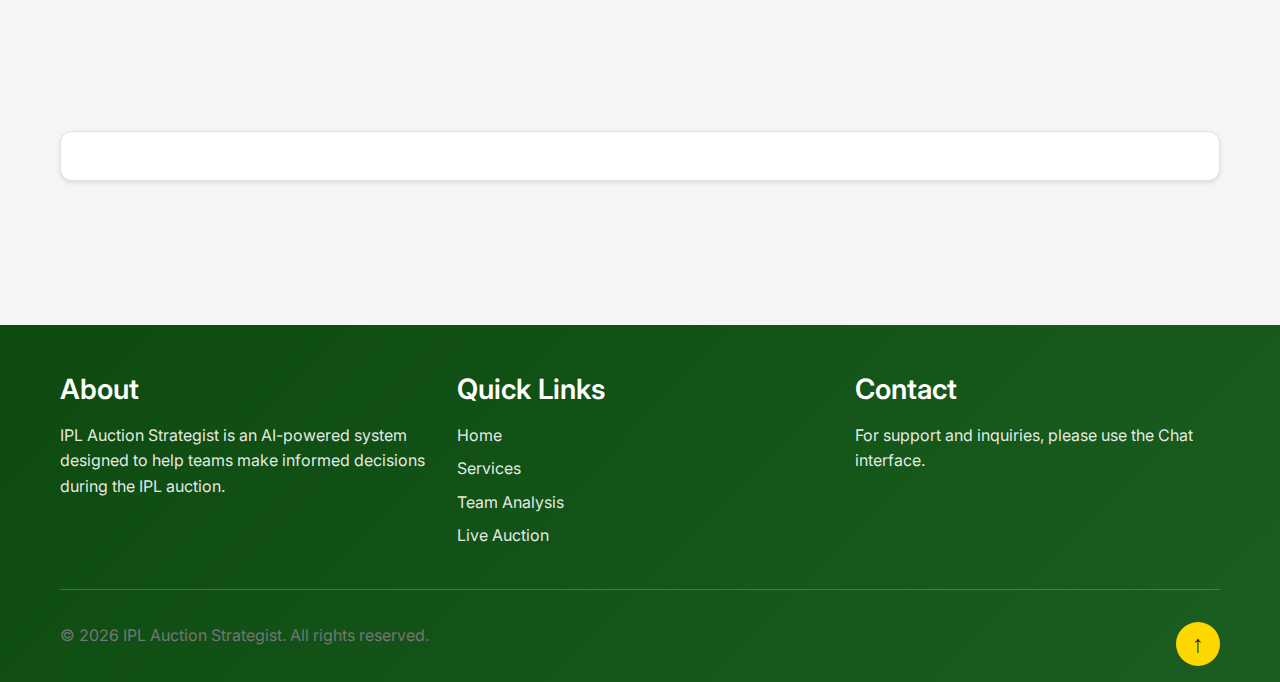
<file: Auction_Frontend/live-auction.html>
<!DOCTYPE html>
<html lang="en">
<head>
    <meta charset="UTF-8">
    <meta name="viewport" content="width=device-width, initial-scale=1.0">
    <title>Live Auction - IPL Auction Strategist</title>
    <link rel="stylesheet" href="css/style.css">
    <link rel="stylesheet" href="css/animations.css">
    <link rel="stylesheet" href="css/responsive.css">
    <link rel="preconnect" href="https://fonts.googleapis.com">
    <link rel="preconnect" href="https://fonts.gstatic.com" crossorigin>
    <link href="https://fonts.googleapis.com/css2?family=Inter:wght@400;500;600;700&family=Poppins:wght@400;500;600;700&display=swap" rel="stylesheet">
</head>
<body>
    <div id="header-container"></div>

    <!-- Page Header -->
    <section class="page-header">
        <div class="container">
            <h1 class="page-title reveal">Live Auction</h1>
            <nav class="breadcrumb">
                <a href="index.html">Home</a>
                <span>/</span>
                <span>Live Auction</span>
            </nav>
        </div>
    </section>

    <!-- Auction Status -->
    <section class="section">
        <div class="container">
            <div class="status-header">
                <h2 class="section-title reveal">Auction Status</h2>
                <div id="refresh-indicator" class="refresh-indicator"></div>
            </div>
            <div id="auction-status"></div>
        </div>
    </section>

    <!-- Sell Player Form -->
    <section class="section">
        <div class="container">
            <h2 class="section-title reveal">Record Player Sale</h2>
            <div class="card">
                <form id="sell-player-form" class="sell-form">
                    <div class="form-group">
                        <label for="player_name" class="form-label">Player Name</label>
                        <input type="text" id="player_name" name="player_name" class="form-input" required>
                    </div>
                    <div class="form-group">
                        <label for="team" class="form-label">Team</label>
                        <select id="team" name="team" class="form-select" required>
                            <option value="">Select Team</option>
                            <option value="CSK">CSK</option>
                            <option value="RCB">RCB</option>
                            <option value="MI">MI</option>
                            <option value="KKR">KKR</option>
                            <option value="DC">DC</option>
                            <option value="GT">GT</option>
                            <option value="LSG">LSG</option>
                            <option value="PBKS">PBKS</option>
                            <option value="RR">RR</option>
                            <option value="SRH">SRH</option>
                        </select>
                    </div>
                    <div class="form-group">
                        <label for="price" class="form-label">Price (₹)</label>
                        <input type="number" id="price" name="price" class="form-input" min="0" step="0.01" required>
                    </div>
                    <button type="submit" class="btn btn-primary">Record Sale</button>
                </form>
            </div>
        </div>
    </section>

    <!-- Live Recommendations -->
    <section class="section">
        <div class="container">
            <h2 class="section-title reveal">Live Recommendations</h2>
            <div id="live-recommendations" class="card"></div>
        </div>
    </section>

    <!-- Recent Sales Feed -->
    <section class="section">
        <div class="container">
            <h2 class="section-title reveal">Recent Sales</h2>
            <div id="recent-sales" class="card"></div>
        </div>
    </section>

    <div id="footer-container"></div>

    <script src="js/api.js"></script>
    <script src="js/main.js"></script>
    <script src="js/animations.js"></script>
    <script src="js/live-auction.js"></script>
    <script>
        // Add styles
        const style = document.createElement('style');
        style.textContent = `
            .page-header {
                background: linear-gradient(135deg, var(--primary-color), var(--primary-dark));
                color: white;
                padding: 4rem 0 2rem;
            }
            .page-title {
                font-size: 3rem;
                color: white;
                margin-bottom: 1rem;
            }
            .breadcrumb {
                display: flex;
                gap: 0.5rem;
                color: rgba(255,255,255,0.9);
            }
            .breadcrumb a {
                color: rgba(255,255,255,0.9);
            }
            .status-header {
                display: flex;
                justify-content: space-between;
                align-items: center;
                margin-bottom: 2rem;
            }
            .refresh-indicator {
                font-size: 0.9rem;
                color: var(--text-secondary);
            }
            .status-grid {
                display: grid;
                grid-template-columns: repeat(auto-fit, minmax(200px, 1fr));
                gap: 1.5rem;
            }
            .status-card {
                text-align: center;
                padding: 2rem;
            }
            .status-label {
                color: var(--text-secondary);
                font-size: 0.9rem;
                margin-bottom: 0.5rem;
            }
            .status-value {
                font-size: 2.5rem;
                font-weight: 700;
                color: var(--primary-color);
            }
            .sell-form {
                max-width: 600px;
                margin: 0 auto;
            }
            .accordion-group {
                display: flex;
                flex-direction: column;
                gap: 1rem;
            }
            .accordion {
                border: 1px solid var(--border-color);
                border-radius: 8px;
                overflow: hidden;
            }
            .accordion-header {
                display: flex;
                justify-content: space-between;
                align-items: center;
                padding: 1rem 1.5rem;
                background: var(--background);
                cursor: pointer;
                transition: var(--transition);
            }
            .accordion-header:hover {
                background: var(--border-color);
            }
            .accordion-header h3 {
                margin: 0;
            }
            .accordion-icon {
                transition: transform 0.3s;
            }
            .accordion.active .accordion-icon {
                transform: rotate(180deg);
            }
            .accordion-content {
                max-height: 0;
                overflow: hidden;
                transition: max-height 0.3s ease-out;
            }
            .accordion.active .accordion-content {
                max-height: 2000px;
                padding: 1.5rem;
            }
            .recommendations-list {
                display: flex;
                flex-direction: column;
                gap: 1rem;
            }
            .recommendation-item h4 {
                margin-bottom: 0.5rem;
                color: var(--primary-color);
            }
            .player-info {
                display: flex;
                gap: 0.5rem;
                flex-wrap: wrap;
                align-items: center;
            }
            .match-score {
                margin-left: auto;
                font-weight: 600;
                color: var(--primary-color);
            }
            .sales-list {
                display: flex;
                flex-direction: column;
                gap: 1rem;
            }
            .sale-item {
                display: flex;
                justify-content: space-between;
                align-items: center;
                padding: 1rem 1.5rem;
            }
            .sale-player {
                font-weight: 600;
                font-size: 1.1rem;
            }
            .sale-details {
                display: flex;
                gap: 1rem;
                align-items: center;
            }
            .sale-price {
                font-weight: 700;
                color: var(--primary-color);
                font-size: 1.1rem;
            }
        `;
        document.head.appendChild(style);
    </script>
</body>
</html>
</file>
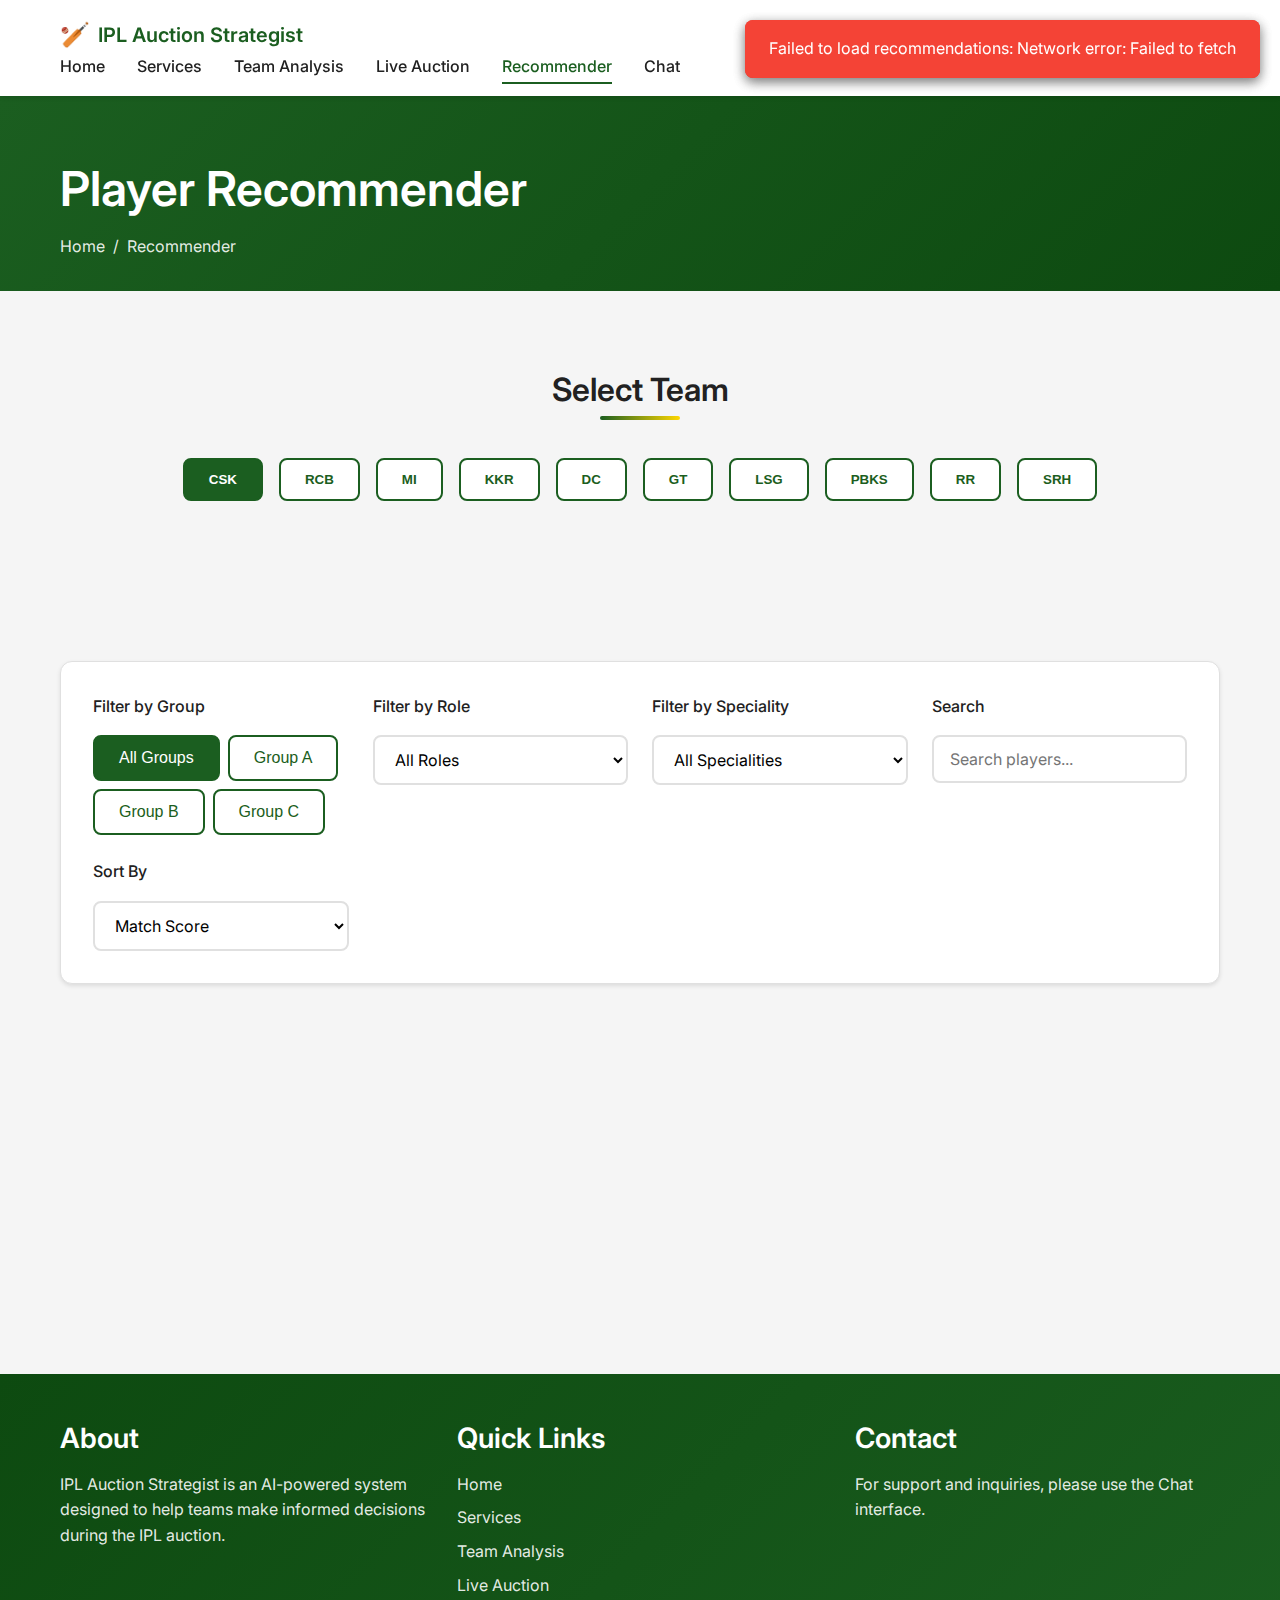
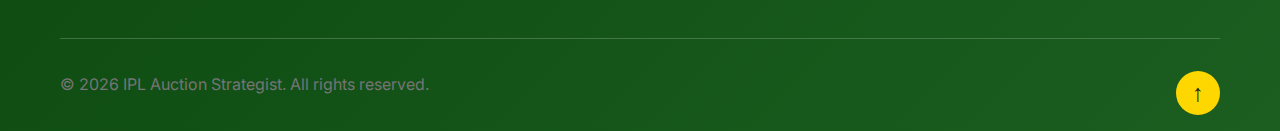
<file: Auction_Frontend/recommender.html>
<!DOCTYPE html>
<html lang="en">
<head>
    <meta charset="UTF-8">
    <meta name="viewport" content="width=device-width, initial-scale=1.0">
    <title>Recommender - IPL Auction Strategist</title>
    <link rel="stylesheet" href="css/style.css">
    <link rel="stylesheet" href="css/animations.css">
    <link rel="stylesheet" href="css/responsive.css">
    <link rel="preconnect" href="https://fonts.googleapis.com">
    <link rel="preconnect" href="https://fonts.gstatic.com" crossorigin>
    <link href="https://fonts.googleapis.com/css2?family=Inter:wght@400;500;600;700&family=Poppins:wght@400;500;600;700&display=swap" rel="stylesheet">
</head>
<body>
    <div id="header-container"></div>

    <!-- Page Header -->
    <section class="page-header">
        <div class="container">
            <h1 class="page-title reveal">Player Recommender</h1>
            <nav class="breadcrumb">
                <a href="index.html">Home</a>
                <span>/</span>
                <span>Recommender</span>
            </nav>
        </div>
    </section>

    <!-- Team Selection -->
    <section class="section">
        <div class="container">
            <h2 class="section-title reveal">Select Team</h2>
            <div id="team-selector" class="team-selector"></div>
        </div>
    </section>

    <!-- Filters and Controls -->
    <section class="section">
        <div class="container">
            <div class="controls-panel card">
                <div class="controls-row">
                    <div class="control-group">
                        <label for="filter-group" class="form-label">Filter by Group</label>
                        <div class="group-buttons">
                            <button class="group-btn btn btn-outline active" data-group="all">All Groups</button>
                            <button class="group-btn btn btn-outline" data-group="A">Group A</button>
                            <button class="group-btn btn btn-outline" data-group="B">Group B</button>
                            <button class="group-btn btn btn-outline" data-group="C">Group C</button>
                        </div>
                    </div>
                    <div class="control-group">
                        <label for="filter-role" class="form-label">Filter by Role</label>
                        <select id="filter-role" class="form-select">
                            <option value="">All Roles</option>
                            <option value="Batsman">Batsman</option>
                            <option value="Bowler">Bowler</option>
                            <option value="All-rounder">All-rounder</option>
                            <option value="Wicket-keeper">Wicket-keeper</option>
                        </select>
                    </div>
                    <div class="control-group">
                        <label for="filter-speciality" class="form-label">Filter by Speciality</label>
                        <select id="filter-speciality" class="form-select">
                            <option value="">All Specialities</option>
                            <option value="Power Hitter">Power Hitter</option>
                            <option value="Anchor">Anchor</option>
                            <option value="Finisher">Finisher</option>
                            <option value="Pace Bowler">Pace Bowler</option>
                            <option value="Spin Bowler">Spin Bowler</option>
                        </select>
                    </div>
                    <div class="control-group">
                        <label for="search-input" class="form-label">Search</label>
                        <input type="text" id="search-input" class="form-input" placeholder="Search players...">
                    </div>
                    <div class="control-group">
                        <label for="sort-select" class="form-label">Sort By</label>
                        <select id="sort-select" class="form-select">
                            <option value="match_score">Match Score</option>
                            <option value="price">Price Estimate</option>
                            <option value="name">Name</option>
                        </select>
                    </div>
                </div>
            </div>
        </div>
    </section>

    <!-- Recommendations -->
    <section class="section">
        <div class="container">
            <h2 class="section-title reveal">Recommendations</h2>
            <div id="recommendations-container"></div>
        </div>
    </section>

    <!-- Player Modal -->
    <div id="player-modal" class="modal">
        <!-- Modal content will be inserted by JavaScript -->
    </div>

    <div id="footer-container"></div>

    <script src="js/api.js"></script>
    <script src="js/main.js"></script>
    <script src="js/animations.js"></script>
    <script src="js/recommender.js"></script>
    <script>
        // Add styles
        const style = document.createElement('style');
        style.textContent = `
            .page-header {
                background: linear-gradient(135deg, var(--primary-color), var(--primary-dark));
                color: white;
                padding: 4rem 0 2rem;
            }
            .page-title {
                font-size: 3rem;
                color: white;
                margin-bottom: 1rem;
            }
            .breadcrumb {
                display: flex;
                gap: 0.5rem;
                color: rgba(255,255,255,0.9);
            }
            .breadcrumb a {
                color: rgba(255,255,255,0.9);
            }
            .team-selector {
                display: flex;
                flex-wrap: wrap;
                gap: 1rem;
                justify-content: center;
            }
            .team-btn {
                padding: 12px 24px;
                border: 2px solid var(--primary-color);
                background: var(--surface);
                color: var(--primary-color);
                border-radius: 8px;
                cursor: pointer;
                font-weight: 600;
                transition: var(--transition);
            }
            .team-btn:hover,
            .team-btn.active {
                background: var(--primary-color);
                color: white;
            }
            .controls-panel {
                padding: 2rem;
            }
            .controls-row {
                display: grid;
                grid-template-columns: repeat(auto-fit, minmax(200px, 1fr));
                gap: 1.5rem;
            }
            .control-group {
                display: flex;
                flex-direction: column;
                gap: 0.5rem;
            }
            .group-buttons {
                display: flex;
                gap: 0.5rem;
                flex-wrap: wrap;
            }
            .group-btn.active {
                background: var(--primary-color);
                color: white;
                border-color: var(--primary-color);
            }
            .group-section {
                margin-bottom: 3rem;
            }
            .group-title {
                margin-bottom: 1.5rem;
                color: var(--primary-color);
            }
            .recommendations-grid {
                display: grid;
                grid-template-columns: repeat(auto-fill, minmax(300px, 1fr));
                gap: 1.5rem;
            }
            .recommendation-card {
                cursor: pointer;
                transition: var(--transition);
            }
            .recommendation-card:hover {
                transform: translateY(-4px);
                box-shadow: var(--shadow-lg);
            }
            .recommendation-card h3 {
                color: var(--primary-color);
                margin-bottom: 1rem;
            }
            .player-badges {
                display: flex;
                gap: 0.5rem;
                margin-bottom: 1rem;
                flex-wrap: wrap;
            }
            .player-stats {
                margin-bottom: 1rem;
            }
            .player-stats .stat {
                margin-bottom: 0.5rem;
            }
            .recommendation-reason {
                padding: 1rem;
                background: var(--background);
                border-radius: 8px;
                font-size: 0.9rem;
                color: var(--text-secondary);
            }
            .modal {
                display: none;
                position: fixed;
                top: 0;
                left: 0;
                width: 100%;
                height: 100%;
                background: rgba(0,0,0,0.7);
                z-index: 10000;
                align-items: center;
                justify-content: center;
            }
            .modal-content {
                background: var(--surface);
                padding: 2rem;
                border-radius: 12px;
                max-width: 600px;
                width: 90%;
                max-height: 80vh;
                overflow-y: auto;
                position: relative;
            }
            .modal-close {
                position: absolute;
                top: 1rem;
                right: 1rem;
                font-size: 2rem;
                cursor: pointer;
                color: var(--text-secondary);
                line-height: 1;
            }
            .modal-close:hover {
                color: var(--text-primary);
            }
            .modal-body {
                margin-top: 1.5rem;
            }
            .modal-section {
                margin-bottom: 1.5rem;
            }
            .modal-section h3 {
                color: var(--primary-color);
                margin-bottom: 0.5rem;
            }
        `;
        document.head.appendChild(style);
    </script>
</body>
</html>
</file>
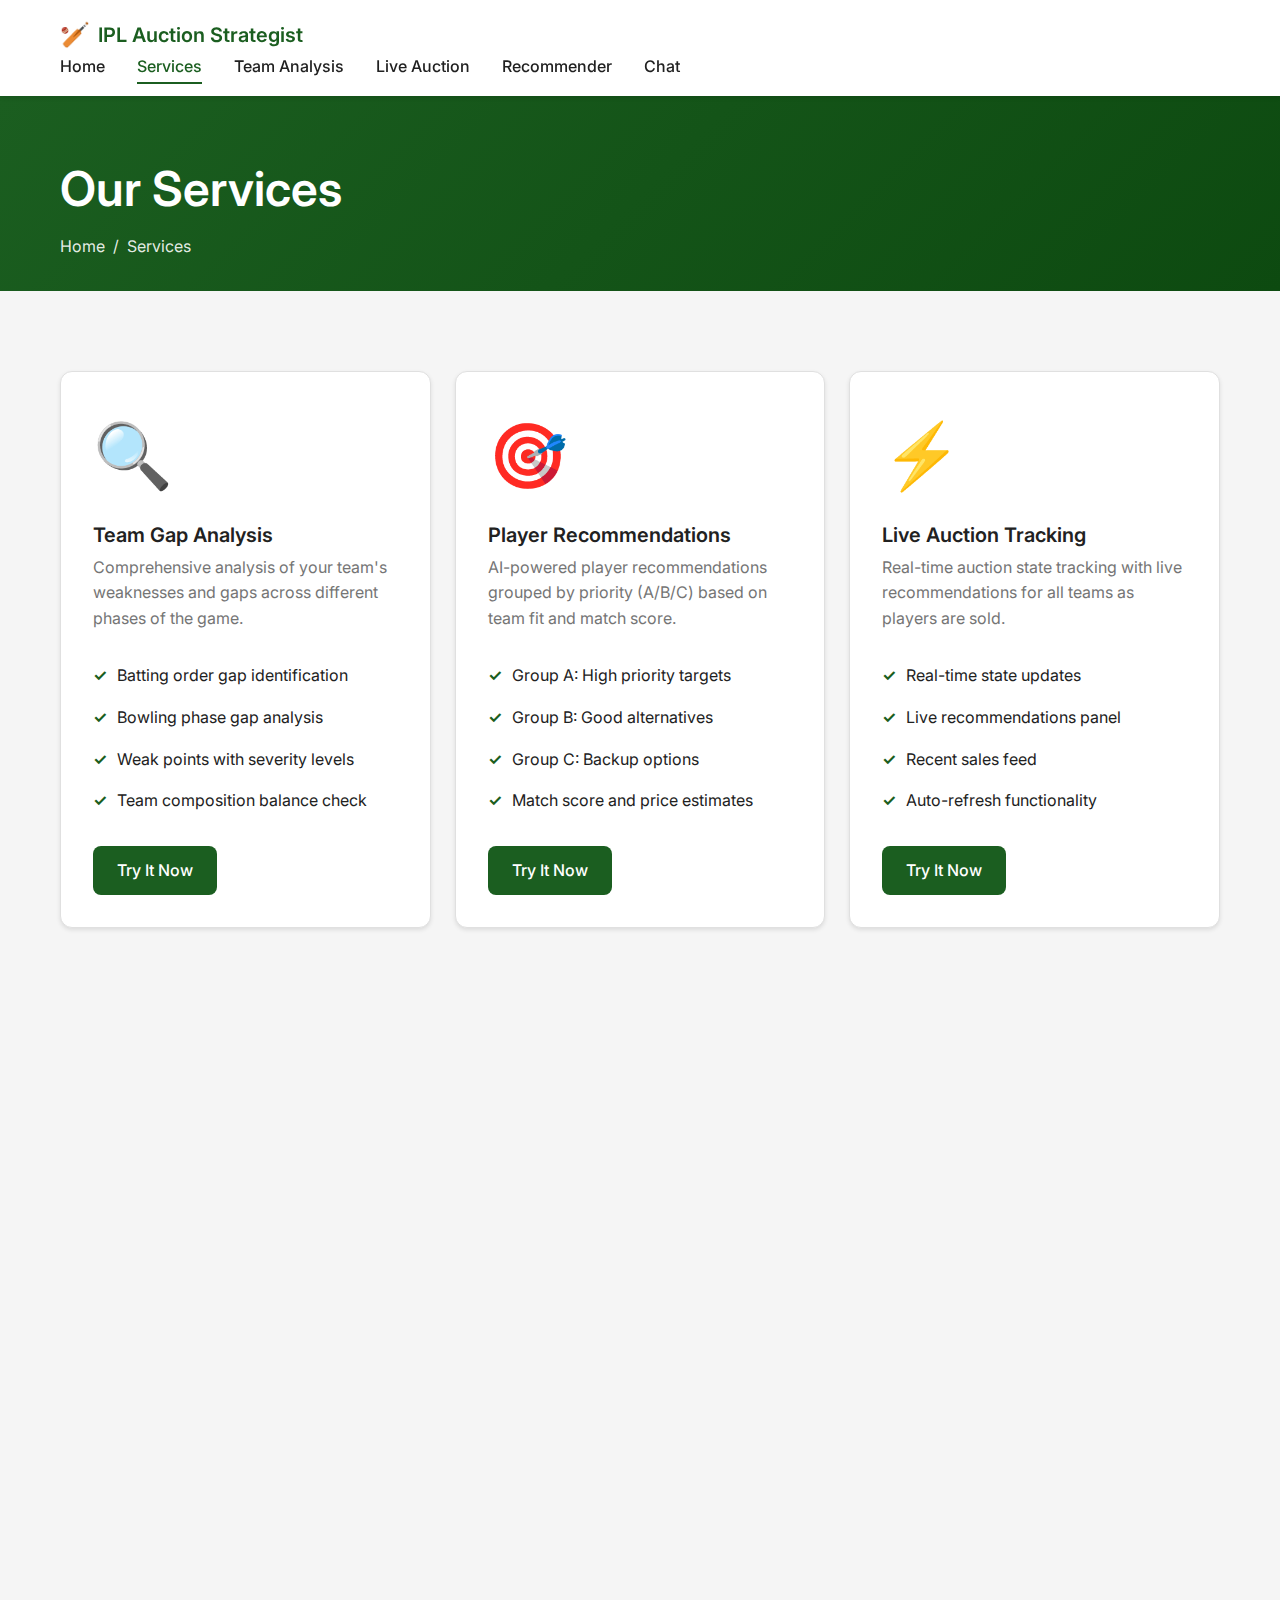
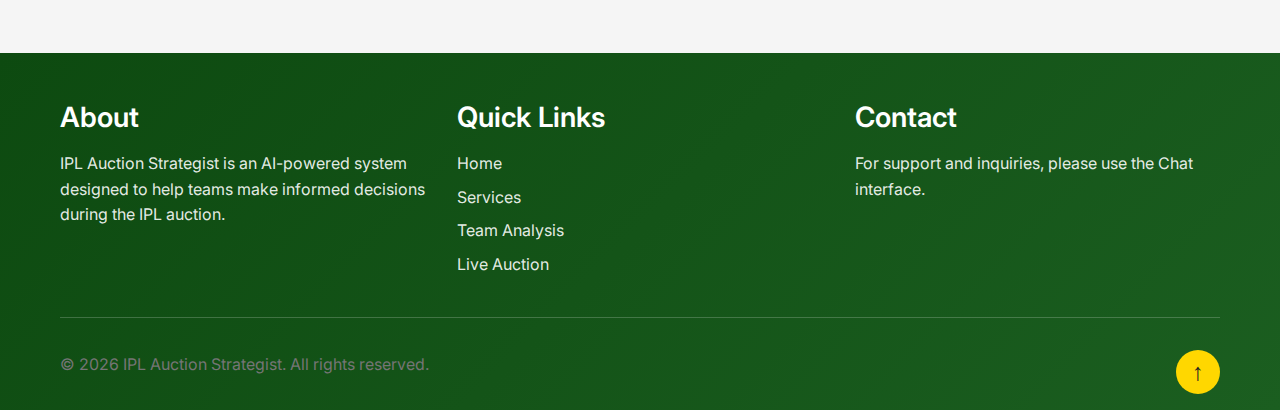
<file: Auction_Frontend/services.html>
<!DOCTYPE html>
<html lang="en">
<head>
    <meta charset="UTF-8">
    <meta name="viewport" content="width=device-width, initial-scale=1.0">
    <title>Services - IPL Auction Strategist</title>
    <link rel="stylesheet" href="css/style.css">
    <link rel="stylesheet" href="css/animations.css">
    <link rel="stylesheet" href="css/responsive.css">
    <link rel="preconnect" href="https://fonts.googleapis.com">
    <link rel="preconnect" href="https://fonts.gstatic.com" crossorigin>
    <link href="https://fonts.googleapis.com/css2?family=Inter:wght@400;500;600;700&family=Poppins:wght@400;500;600;700&display=swap" rel="stylesheet">
</head>
<body>
    <div id="header-container"></div>

    <!-- Page Header -->
    <section class="page-header">
        <div class="container">
            <h1 class="page-title reveal">Our Services</h1>
            <nav class="breadcrumb">
                <a href="index.html">Home</a>
                <span>/</span>
                <span>Services</span>
            </nav>
        </div>
    </section>

    <!-- Service Cards -->
    <section class="section">
        <div class="container">
            <div class="grid grid-2">
                <!-- Team Gap Analysis -->
                <div class="card service-card reveal">
                    <div class="service-icon">🔍</div>
                    <h2 class="card-title">Team Gap Analysis</h2>
                    <p class="card-content">
                        Comprehensive analysis of your team's weaknesses and gaps across different phases of the game.
                    </p>
                    <ul class="service-features">
                        <li>Batting order gap identification</li>
                        <li>Bowling phase gap analysis</li>
                        <li>Weak points with severity levels</li>
                        <li>Team composition balance check</li>
                    </ul>
                    <a href="team-analysis.html" class="btn btn-primary">Try It Now</a>
                </div>

                <!-- Player Recommendations -->
                <div class="card service-card reveal">
                    <div class="service-icon">🎯</div>
                    <h2 class="card-title">Player Recommendations</h2>
                    <p class="card-content">
                        AI-powered player recommendations grouped by priority (A/B/C) based on team fit and match score.
                    </p>
                    <ul class="service-features">
                        <li>Group A: High priority targets</li>
                        <li>Group B: Good alternatives</li>
                        <li>Group C: Backup options</li>
                        <li>Match score and price estimates</li>
                    </ul>
                    <a href="recommender.html" class="btn btn-primary">Try It Now</a>
                </div>

                <!-- Live Auction Tracking -->
                <div class="card service-card reveal">
                    <div class="service-icon">⚡</div>
                    <h2 class="card-title">Live Auction Tracking</h2>
                    <p class="card-content">
                        Real-time auction state tracking with live recommendations for all teams as players are sold.
                    </p>
                    <ul class="service-features">
                        <li>Real-time state updates</li>
                        <li>Live recommendations panel</li>
                        <li>Recent sales feed</li>
                        <li>Auto-refresh functionality</li>
                    </ul>
                    <a href="live-auction.html" class="btn btn-primary">Try It Now</a>
                </div>

                <!-- AI Chat Assistant -->
                <div class="card service-card reveal">
                    <div class="service-icon">💬</div>
                    <h2 class="card-title">AI Chat Assistant</h2>
                    <p class="card-content">
                        Interactive AI-powered chat interface to get instant answers about team strategies and recommendations.
                    </p>
                    <ul class="service-features">
                        <li>Natural language queries</li>
                        <li>Team-specific context</li>
                        <li>Strategy recommendations</li>
                        <li>Quick question suggestions</li>
                    </ul>
                    <a href="chat.html" class="btn btn-primary">Try It Now</a>
                </div>

                <!-- Team Matrix Visualization -->
                <div class="card service-card reveal">
                    <div class="service-icon">📈</div>
                    <h2 class="card-title">Team Matrix Visualization</h2>
                    <p class="card-content">
                        Visual matrix representation of your team showing player roles, specialities, and composition at a glance.
                    </p>
                    <ul class="service-features">
                        <li>Color-coded role matrix</li>
                        <li>Speciality indicators</li>
                        <li>Hover tooltips with details</li>
                        <li>Responsive grid layout</li>
                    </ul>
                    <a href="team-analysis.html" class="btn btn-primary">Try It Now</a>
                </div>

                <!-- Weak Points Identification -->
                <div class="card service-card reveal">
                    <div class="service-icon">⚠️</div>
                    <h2 class="card-title">Weak Points Identification</h2>
                    <p class="card-content">
                        Simplified view of team weak points with severity indicators to prioritize recruitment needs.
                    </p>
                    <ul class="service-features">
                        <li>Critical/High/Medium severity</li>
                        <li>Quick overview format</li>
                        <li>Actionable insights</li>
                        <li>Priority-based recommendations</li>
                    </ul>
                    <a href="team-analysis.html" class="btn btn-primary">Try It Now</a>
                </div>
            </div>
        </div>
    </section>

    <div id="footer-container"></div>

    <script src="js/api.js"></script>
    <script src="js/main.js"></script>
    <script src="js/animations.js"></script>
    <script>
        // Add styles
        const style = document.createElement('style');
        style.textContent = `
            .page-header {
                background: linear-gradient(135deg, var(--primary-color), var(--primary-dark));
                color: white;
                padding: 4rem 0 2rem;
            }
            .page-title {
                font-size: 3rem;
                color: white;
                margin-bottom: 1rem;
            }
            .breadcrumb {
                display: flex;
                gap: 0.5rem;
                color: rgba(255,255,255,0.9);
            }
            .breadcrumb a {
                color: rgba(255,255,255,0.9);
            }
            .service-card {
                padding: 2rem;
            }
            .service-icon {
                font-size: 4rem;
                margin-bottom: 1rem;
            }
            .service-features {
                list-style: none;
                margin: 1.5rem 0;
                padding: 0;
            }
            .service-features li {
                padding: 0.5rem 0;
                padding-left: 1.5rem;
                position: relative;
            }
            .service-features li::before {
                content: '✓';
                position: absolute;
                left: 0;
                color: var(--primary-color);
                font-weight: bold;
            }
        `;
        document.head.appendChild(style);
    </script>
</body>
</html>
</file>
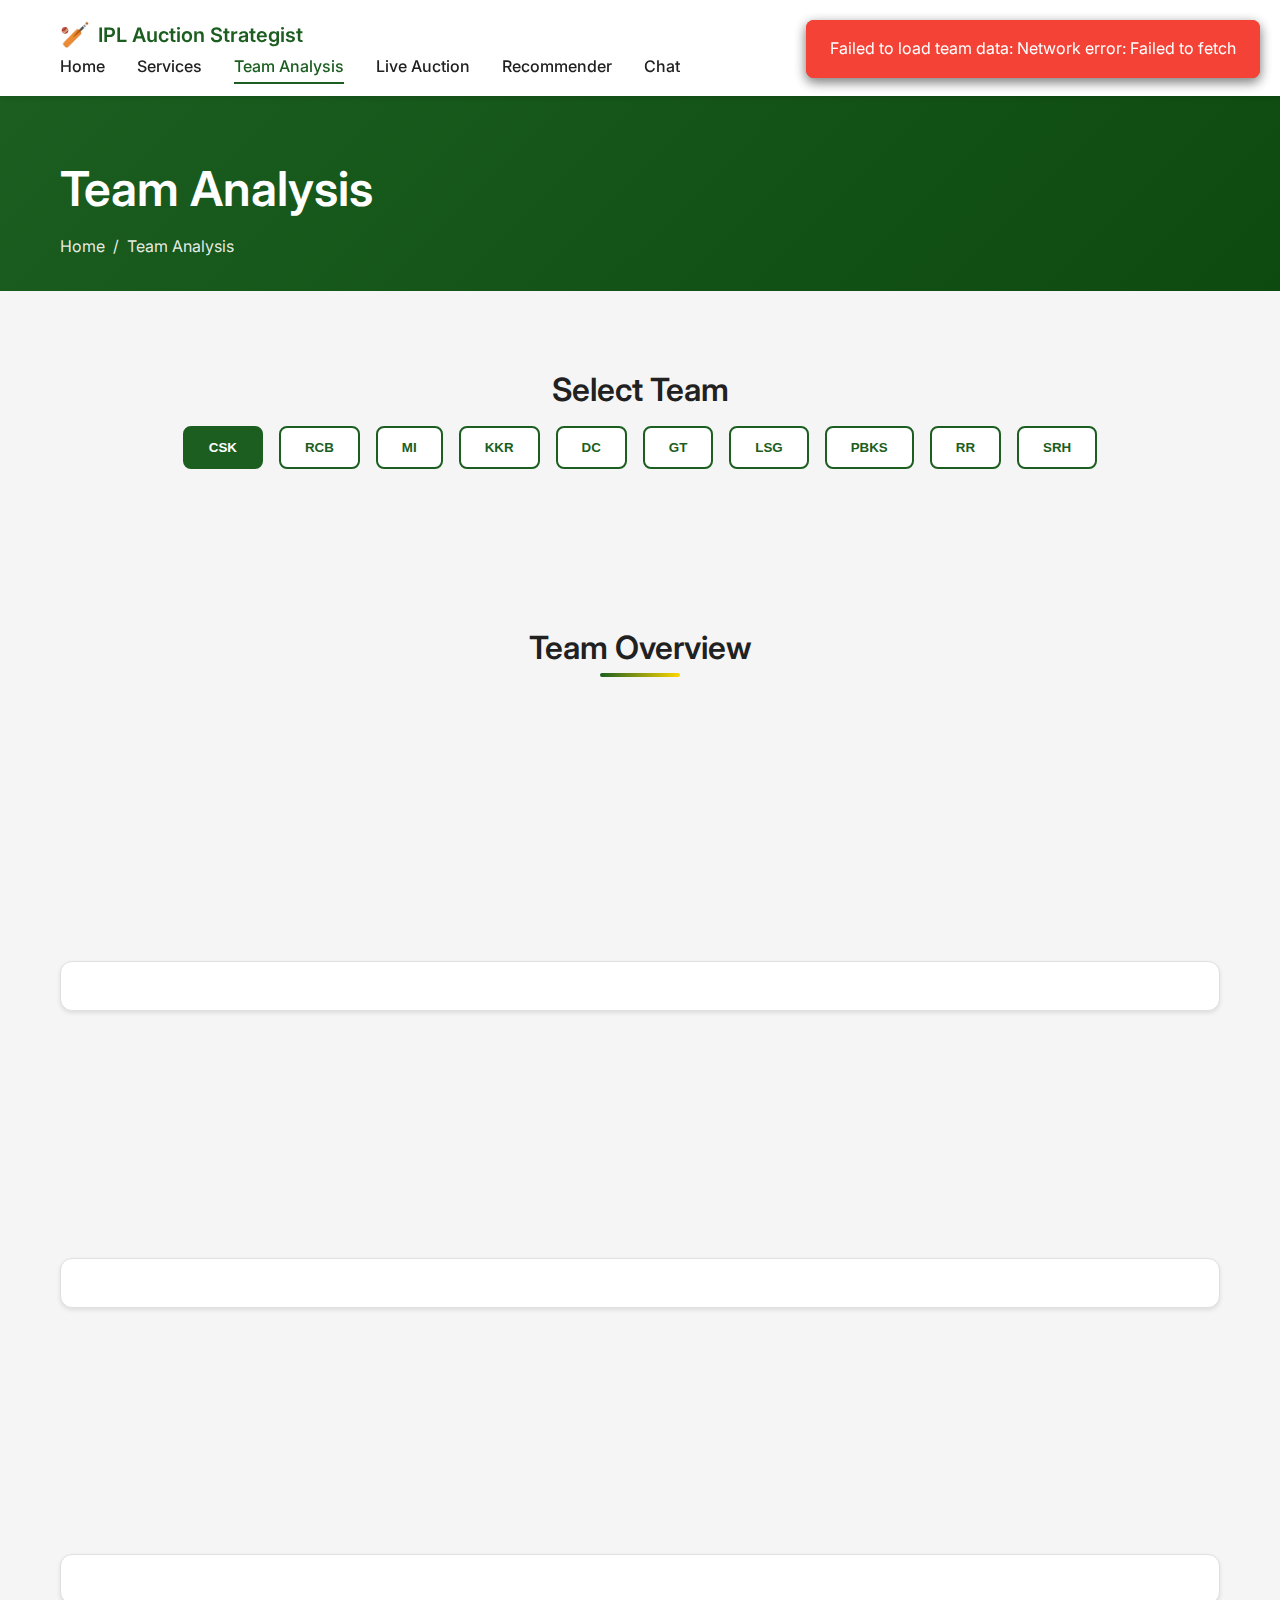
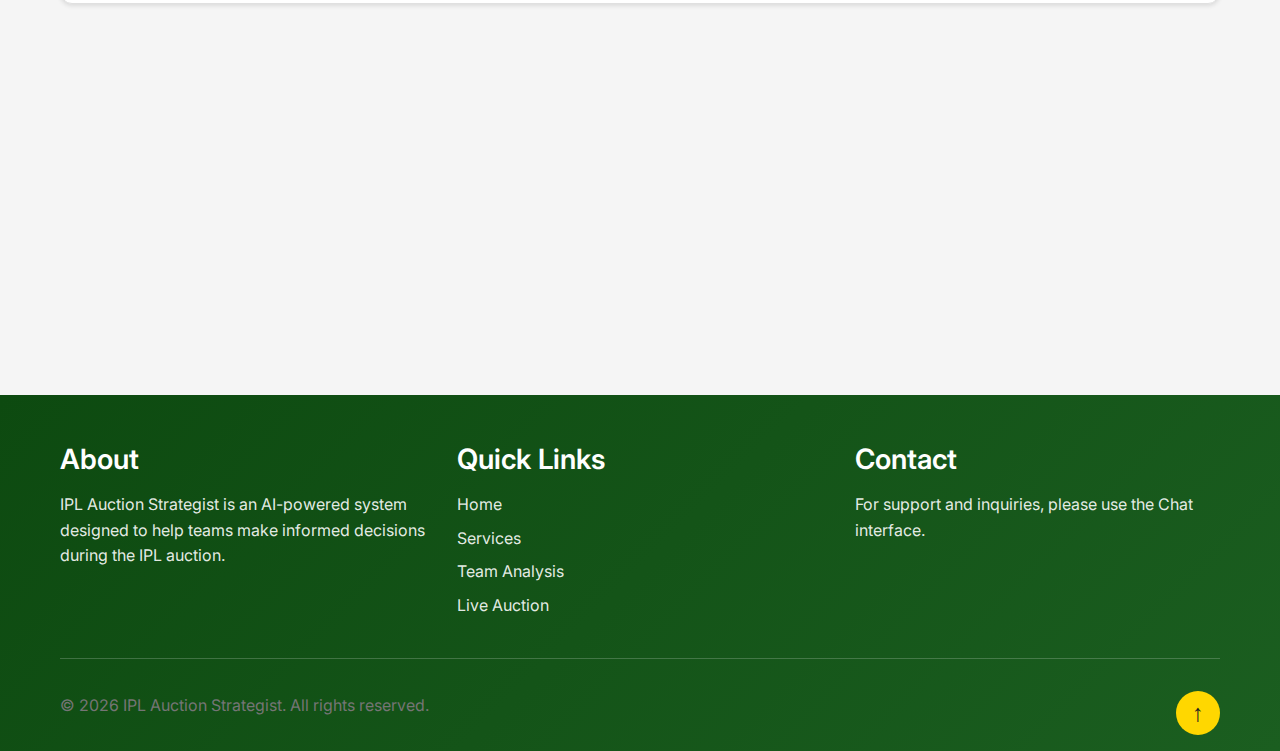
<file: Auction_Frontend/team-analysis.html>
<!DOCTYPE html>
<html lang="en">
<head>
    <meta charset="UTF-8">
    <meta name="viewport" content="width=device-width, initial-scale=1.0">
    <title>Team Analysis - IPL Auction Strategist</title>
    <link rel="stylesheet" href="css/style.css">
    <link rel="stylesheet" href="css/animations.css">
    <link rel="stylesheet" href="css/responsive.css">
    <link rel="preconnect" href="https://fonts.googleapis.com">
    <link rel="preconnect" href="https://fonts.gstatic.com" crossorigin>
    <link href="https://fonts.googleapis.com/css2?family=Inter:wght@400;500;600;700&family=Poppins:wght@400;500;600;700&display=swap" rel="stylesheet">
</head>
<body>
    <div id="header-container"></div>

    <!-- Page Header -->
    <section class="page-header">
        <div class="container">
            <h1 class="page-title reveal">Team Analysis</h1>
            <nav class="breadcrumb">
                <a href="index.html">Home</a>
                <span>/</span>
                <span>Team Analysis</span>
            </nav>
        </div>
    </section>

    <!-- Team Selector -->
    <section class="section">
        <div class="container">
            <div class="team-selector-container">
                <h2>Select Team</h2>
                <div id="team-selector" class="team-selector"></div>
            </div>
        </div>
    </section>

    <!-- Team Overview Dashboard -->
    <section class="section" id="team-overview-section">
        <div class="container">
            <h2 class="section-title reveal">Team Overview</h2>
            <div id="team-overview"></div>
        </div>
    </section>

    <!-- Gap Analysis -->
    <section class="section">
        <div class="container">
            <h2 class="section-title reveal">Gap Analysis</h2>
            <div id="gap-analysis" class="card"></div>
        </div>
    </section>

    <!-- Weak Points -->
    <section class="section">
        <div class="container">
            <h2 class="section-title reveal">Weak Points</h2>
            <div id="weak-points" class="card"></div>
        </div>
    </section>

    <!-- Team Matrix -->
    <section class="section">
        <div class="container">
            <h2 class="section-title reveal">Team Matrix</h2>
            <div id="team-matrix" class="card"></div>
        </div>
    </section>

    <!-- Recommendations -->
    <section class="section">
        <div class="container">
            <h2 class="section-title reveal">Player Recommendations</h2>
            <div id="recommendations"></div>
        </div>
    </section>

    <div id="footer-container"></div>

    <script src="js/api.js"></script>
    <script src="js/main.js"></script>
    <script src="js/animations.js"></script>
    <script src="js/team-analysis.js"></script>
    <script>
        // Add styles
        const style = document.createElement('style');
        style.textContent = `
            .page-header {
                background: linear-gradient(135deg, var(--primary-color), var(--primary-dark));
                color: white;
                padding: 4rem 0 2rem;
            }
            .page-title {
                font-size: 3rem;
                color: white;
                margin-bottom: 1rem;
            }
            .breadcrumb {
                display: flex;
                gap: 0.5rem;
                color: rgba(255,255,255,0.9);
            }
            .breadcrumb a {
                color: rgba(255,255,255,0.9);
            }
            .team-selector-container {
                text-align: center;
            }
            .team-selector {
                display: flex;
                flex-wrap: wrap;
                gap: 1rem;
                justify-content: center;
                margin-top: 1rem;
            }
            .team-btn {
                padding: 12px 24px;
                border: 2px solid var(--primary-color);
                background: var(--surface);
                color: var(--primary-color);
                border-radius: 8px;
                cursor: pointer;
                font-weight: 600;
                transition: var(--transition);
            }
            .team-btn:hover,
            .team-btn.active {
                background: var(--primary-color);
                color: white;
            }
            .overview-card {
                padding: 2rem;
            }
            .overview-stats {
                display: grid;
                grid-template-columns: repeat(auto-fit, minmax(200px, 1fr));
                gap: 1.5rem;
                margin-top: 1.5rem;
            }
            .stat-item {
                display: flex;
                flex-direction: column;
                gap: 0.5rem;
            }
            .stat-label {
                color: var(--text-secondary);
                font-size: 0.9rem;
            }
            .stat-value {
                font-size: 1.5rem;
                font-weight: 700;
                color: var(--primary-color);
            }
            .gap-section {
                margin-bottom: 2rem;
            }
            .gap-section h3 {
                margin-bottom: 1rem;
            }
            .gap-list {
                display: flex;
                flex-direction: column;
                gap: 1rem;
            }
            .gap-item {
                display: flex;
                align-items: center;
                gap: 1rem;
                padding: 1rem;
                background: var(--background);
                border-radius: 8px;
            }
            .gap-position,
            .gap-phase {
                font-weight: 600;
                min-width: 100px;
            }
            .gap-description {
                flex: 1;
            }
            .weak-points-list {
                display: flex;
                flex-direction: column;
                gap: 0.75rem;
            }
            .weak-point-item {
                padding: 1rem;
                background: var(--background);
                border-left: 4px solid var(--warning-color);
                border-radius: 4px;
            }
            .matrix-container {
                overflow-x: auto;
            }
            .matrix-table {
                width: 100%;
                border-collapse: collapse;
            }
            .matrix-table th,
            .matrix-table td {
                padding: 12px;
                text-align: center;
                border: 1px solid var(--border-color);
            }
            .matrix-table th {
                background: var(--primary-color);
                color: white;
                font-weight: 600;
            }
            .matrix-role {
                font-weight: 600;
                background: var(--background);
            }
            .matrix-cell.filled {
                background: var(--accent-color);
                color: white;
            }
            .matrix-cell.empty {
                background: var(--background);
                color: var(--text-light);
            }
            .tabs-container {
                margin-top: 2rem;
            }
            .tabs-header {
                display: flex;
                gap: 0.5rem;
                border-bottom: 2px solid var(--border-color);
                margin-bottom: 2rem;
            }
            .tab-button {
                padding: 12px 24px;
                border: none;
                background: transparent;
                border-bottom: 3px solid transparent;
                cursor: pointer;
                font-weight: 500;
                color: var(--text-secondary);
                transition: var(--transition);
            }
            .tab-button:hover {
                color: var(--primary-color);
            }
            .tab-button.active {
                color: var(--primary-color);
                border-bottom-color: var(--primary-color);
            }
            .tab-panel {
                display: none;
            }
            .tab-panel.active {
                display: block;
            }
            .recommendations-grid {
                display: grid;
                grid-template-columns: repeat(auto-fill, minmax(280px, 1fr));
                gap: 1.5rem;
            }
            .recommendation-card h4 {
                color: var(--primary-color);
                margin-bottom: 1rem;
            }
            .player-details p {
                margin-bottom: 0.5rem;
            }
        `;
        document.head.appendChild(style);
    </script>
</body>
</html>
</file>
<file: Auction_Frontend/css/style.css>
/**
 * Main Stylesheet for IPL Auction Frontend
 * Color Scheme: Cricket green primary, Gold accents
 */

/* CSS Variables */
:root {
    --primary-color: #1B5E20;
    --primary-dark: #0D4A10;
    --primary-light: #2E7D32;
    --secondary-color: #FFD700;
    --secondary-dark: #FFC107;
    --accent-color: #4CAF50;
    --background: #F5F5F5;
    --surface: #FFFFFF;
    --text-primary: #212121;
    --text-secondary: #757575;
    --text-light: #9E9E9E;
    --border-color: #E0E0E0;
    --error-color: #F44336;
    --success-color: #4CAF50;
    --warning-color: #FF9800;
    --shadow-sm: 0 2px 4px rgba(0,0,0,0.1);
    --shadow-md: 0 4px 8px rgba(0,0,0,0.15);
    --shadow-lg: 0 8px 16px rgba(0,0,0,0.2);
    --transition: all 0.3s ease;
}

/* Reset and Base Styles */
* {
    margin: 0;
    padding: 0;
    box-sizing: border-box;
}

html {
    scroll-behavior: smooth;
}

body {
    font-family: 'Inter', 'Poppins', -apple-system, BlinkMacSystemFont, 'Segoe UI', Roboto, Oxygen, Ubuntu, Cantarell, sans-serif;
    line-height: 1.6;
    color: var(--text-primary);
    background-color: var(--background);
    overflow-x: hidden;
}

/* Typography */
h1, h2, h3, h4, h5, h6 {
    font-weight: 600;
    line-height: 1.2;
    margin-bottom: 1rem;
    color: var(--text-primary);
}

h1 { font-size: 2.5rem; }
h2 { font-size: 2rem; }
h3 { font-size: 1.75rem; }
h4 { font-size: 1.5rem; }
h5 { font-size: 1.25rem; }
h6 { font-size: 1rem; }

p {
    margin-bottom: 1rem;
    color: var(--text-secondary);
}

a {
    color: var(--primary-color);
    text-decoration: none;
    transition: var(--transition);
}

a:hover {
    color: var(--primary-dark);
}

/* Container */
.container {
    max-width: 1200px;
    margin: 0 auto;
    padding: 0 20px;
}

.section {
    padding: 80px 0;
}

.section-title {
    text-align: center;
    margin-bottom: 3rem;
    position: relative;
    display: inline-block;
    width: 100%;
}

.section-title::after {
    content: '';
    position: absolute;
    bottom: -10px;
    left: 50%;
    transform: translateX(-50%);
    width: 80px;
    height: 4px;
    background: linear-gradient(90deg, var(--primary-color), var(--secondary-color));
    border-radius: 2px;
}

/* Buttons */
.btn {
    display: inline-block;
    padding: 12px 24px;
    border: none;
    border-radius: 8px;
    font-size: 1rem;
    font-weight: 500;
    cursor: pointer;
    transition: var(--transition);
    text-align: center;
    text-decoration: none;
}

.btn-primary {
    background: var(--primary-color);
    color: white;
}

.btn-primary:hover {
    background: var(--primary-dark);
    transform: translateY(-2px);
    box-shadow: var(--shadow-md);
}

.btn-secondary {
    background: var(--secondary-color);
    color: var(--text-primary);
}

.btn-secondary:hover {
    background: var(--secondary-dark);
    transform: translateY(-2px);
    box-shadow: var(--shadow-md);
}

.btn-outline {
    background: transparent;
    border: 2px solid var(--primary-color);
    color: var(--primary-color);
}

.btn-outline:hover {
    background: var(--primary-color);
    color: white;
}

/* Cards */
.card {
    background: var(--surface);
    border-radius: 12px;
    padding: 24px;
    box-shadow: var(--shadow-sm);
    transition: var(--transition);
    border: 1px solid var(--border-color);
}

.card:hover {
    box-shadow: var(--shadow-md);
    transform: translateY(-4px);
}

.card-title {
    font-size: 1.25rem;
    margin-bottom: 0.5rem;
    color: var(--text-primary);
}

.card-content {
    color: var(--text-secondary);
}

/* Grid Layouts */
.grid {
    display: grid;
    gap: 24px;
}

.grid-2 {
    grid-template-columns: repeat(auto-fit, minmax(300px, 1fr));
}

.grid-3 {
    grid-template-columns: repeat(auto-fit, minmax(250px, 1fr));
}

.grid-4 {
    grid-template-columns: repeat(auto-fit, minmax(200px, 1fr));
}

/* Forms */
.form-group {
    margin-bottom: 1.5rem;
}

.form-label {
    display: block;
    margin-bottom: 0.5rem;
    font-weight: 500;
    color: var(--text-primary);
}

.form-input,
.form-select,
.form-textarea {
    width: 100%;
    padding: 12px 16px;
    border: 2px solid var(--border-color);
    border-radius: 8px;
    font-size: 1rem;
    font-family: inherit;
    transition: var(--transition);
    background: var(--surface);
}

.form-input:focus,
.form-select:focus,
.form-textarea:focus {
    outline: none;
    border-color: var(--primary-color);
    box-shadow: 0 0 0 3px rgba(27, 94, 32, 0.1);
}

.form-textarea {
    resize: vertical;
    min-height: 120px;
}

/* Badges */
.badge {
    display: inline-block;
    padding: 4px 12px;
    border-radius: 20px;
    font-size: 0.875rem;
    font-weight: 500;
}

.badge-primary {
    background: var(--primary-color);
    color: white;
}

.badge-secondary {
    background: var(--secondary-color);
    color: var(--text-primary);
}

.badge-success {
    background: var(--success-color);
    color: white;
}

.badge-warning {
    background: var(--warning-color);
    color: white;
}

.badge-error {
    background: var(--error-color);
    color: white;
}

/* Loading Spinner */
.spinner {
    width: 40px;
    height: 40px;
    border: 4px solid var(--border-color);
    border-top-color: var(--primary-color);
    border-radius: 50%;
    animation: spin 1s linear infinite;
    margin: 0 auto;
}

@keyframes spin {
    to { transform: rotate(360deg); }
}

/* Utility Classes */
.text-center { text-align: center; }
.text-left { text-align: left; }
.text-right { text-align: right; }

.mt-1 { margin-top: 0.5rem; }
.mt-2 { margin-top: 1rem; }
.mt-3 { margin-top: 1.5rem; }
.mt-4 { margin-top: 2rem; }

.mb-1 { margin-bottom: 0.5rem; }
.mb-2 { margin-bottom: 1rem; }
.mb-3 { margin-bottom: 1.5rem; }
.mb-4 { margin-bottom: 2rem; }

.hidden { display: none; }
.visible { display: block; }

/* Team Colors */
.team-csk { color: #FFFF00; }
.team-rcb { color: #EC1C24; }
.team-mi { color: #004BA0; }
.team-kkr { color: #3A225D; }
.team-dc { color: #007AFF; }
.team-gt { color: #1C4C96; }
.team-lsg { color: #A020F0; }
.team-pbks { color: #ED1B24; }
.team-rr { color: #FF1744; }
.team-srh { color: #FF822A; }
</file>
<file: Auction_Frontend/css/animations.css>
/**
 * Animation Definitions
 * Performance-optimized animations with reduced motion support
 */

/* Fade In */
@keyframes fadeIn {
    from {
        opacity: 0;
    }
    to {
        opacity: 1;
    }
}

.fade-in {
    animation: fadeIn 0.6s ease-out;
}

/* Slide In */
@keyframes slideInUp {
    from {
        opacity: 0;
        transform: translateY(30px);
    }
    to {
        opacity: 1;
        transform: translateY(0);
    }
}

@keyframes slideInDown {
    from {
        opacity: 0;
        transform: translateY(-30px);
    }
    to {
        opacity: 1;
        transform: translateY(0);
    }
}

@keyframes slideInLeft {
    from {
        opacity: 0;
        transform: translateX(-30px);
    }
    to {
        opacity: 1;
        transform: translateX(0);
    }
}

@keyframes slideInRight {
    from {
        opacity: 0;
        transform: translateX(30px);
    }
    to {
        opacity: 1;
        transform: translateX(0);
    }
}

@keyframes slideOutRight {
    from {
        opacity: 1;
        transform: translateX(0);
    }
    to {
        opacity: 0;
        transform: translateX(30px);
    }
}

.slide-in-up {
    animation: slideInUp 0.6s ease-out;
}

.slide-in-down {
    animation: slideInDown 0.6s ease-out;
}

.slide-in-left {
    animation: slideInLeft 0.6s ease-out;
}

.slide-in-right {
    animation: slideInRight 0.6s ease-out;
}

/* Scale */
@keyframes scaleIn {
    from {
        opacity: 0;
        transform: scale(0.9);
    }
    to {
        opacity: 1;
        transform: scale(1);
    }
}

.scale-in {
    animation: scaleIn 0.4s ease-out;
}

/* Pulse */
@keyframes pulse {
    0%, 100% {
        opacity: 1;
    }
    50% {
        opacity: 0.7;
    }
}

.pulse {
    animation: pulse 2s ease-in-out infinite;
}

/* Bounce */
@keyframes bounce {
    0%, 100% {
        transform: translateY(0);
    }
    50% {
        transform: translateY(-10px);
    }
}

.bounce {
    animation: bounce 1s ease-in-out infinite;
}

/* Rotate */
@keyframes rotate {
    from {
        transform: rotate(0deg);
    }
    to {
        transform: rotate(360deg);
    }
}

.rotate {
    animation: rotate 2s linear infinite;
}

/* Typewriter Effect */
@keyframes typewriter {
    from {
        width: 0;
    }
    to {
        width: 100%;
    }
}

.typewriter {
    overflow: hidden;
    white-space: nowrap;
    border-right: 2px solid;
    animation: typewriter 3s steps(40) 1s forwards;
}

/* Stagger Animation Classes */
.stagger-item {
    opacity: 0;
    transform: translateY(20px);
    transition: opacity 0.6s ease-out, transform 0.6s ease-out;
}

.stagger-item.visible {
    opacity: 1;
    transform: translateY(0);
}

/* Card Flip */
.card-flip {
    perspective: 1000px;
}

.card-flip-inner {
    position: relative;
    width: 100%;
    height: 100%;
    transition: transform 0.6s;
    transform-style: preserve-3d;
}

.card-flip:hover .card-flip-inner {
    transform: rotateY(180deg);
}

.card-flip-front,
.card-flip-back {
    position: absolute;
    width: 100%;
    height: 100%;
    backface-visibility: hidden;
    -webkit-backface-visibility: hidden;
}

.card-flip-back {
    transform: rotateY(180deg);
}

/* Progress Bar Animation */
@keyframes progressFill {
    from {
        width: 0%;
    }
}

.progress-bar {
    position: relative;
    overflow: hidden;
}

.progress-bar-fill {
    height: 100%;
    background: linear-gradient(90deg, var(--primary-color), var(--secondary-color));
    animation: progressFill 1s ease-out;
}

/* Shimmer Loading */
@keyframes shimmer {
    0% {
        background-position: -1000px 0;
    }
    100% {
        background-position: 1000px 0;
    }
}

.shimmer {
    background: linear-gradient(
        90deg,
        #f0f0f0 0px,
        #e0e0e0 40px,
        #f0f0f0 80px
    );
    background-size: 1000px 100%;
    animation: shimmer 2s infinite;
}

/* Reduced Motion Support */
@media (prefers-reduced-motion: reduce) {
    *,
    *::before,
    *::after {
        animation-duration: 0.01ms !important;
        animation-iteration-count: 1 !important;
        transition-duration: 0.01ms !important;
        scroll-behavior: auto !important;
    }
}

/* Scroll Reveal Animation */
.reveal {
    opacity: 0;
    transform: translateY(30px);
    transition: opacity 0.6s ease-out, transform 0.6s ease-out;
}

.reveal.active {
    opacity: 1;
    transform: translateY(0);
}
</file>
<file: Auction_Frontend/css/responsive.css>
/**
 * Responsive Design Breakpoints
 * Mobile-first approach
 */

/* Mobile: 320px - 767px (default) */
@media screen and (max-width: 767px) {
    .container {
        padding: 0 16px;
    }

    .section {
        padding: 40px 0;
    }

    h1 { font-size: 2rem; }
    h2 { font-size: 1.75rem; }
    h3 { font-size: 1.5rem; }

    .grid-2,
    .grid-3,
    .grid-4 {
        grid-template-columns: 1fr;
    }

    .card {
        padding: 16px;
    }

    .btn {
        width: 100%;
        margin-bottom: 0.5rem;
    }
}

/* Tablet: 768px - 1023px */
@media screen and (min-width: 768px) and (max-width: 1023px) {
    .container {
        padding: 0 24px;
    }

    .section {
        padding: 60px 0;
    }

    .grid-2 {
        grid-template-columns: repeat(2, 1fr);
    }

    .grid-3 {
        grid-template-columns: repeat(2, 1fr);
    }

    .grid-4 {
        grid-template-columns: repeat(2, 1fr);
    }
}

/* Desktop: 1024px - 1439px */
@media screen and (min-width: 1024px) and (max-width: 1439px) {
    .container {
        max-width: 1200px;
    }

    .grid-3 {
        grid-template-columns: repeat(3, 1fr);
    }

    .grid-4 {
        grid-template-columns: repeat(3, 1fr);
    }
}

/* Large Desktop: 1440px+ */
@media screen and (min-width: 1440px) {
    .container {
        max-width: 1400px;
    }

    .grid-4 {
        grid-template-columns: repeat(4, 1fr);
    }
}

/* Touch-friendly interactions */
@media (hover: none) and (pointer: coarse) {
    .btn,
    .card,
    a {
        min-height: 44px;
        min-width: 44px;
    }

    .form-input,
    .form-select {
        min-height: 44px;
    }
}

/* Print styles */
@media print {
    .header,
    .footer,
    .btn,
    nav {
        display: none;
    }

    body {
        background: white;
        color: black;
    }

    .card {
        box-shadow: none;
        border: 1px solid #ccc;
    }
}
</file>
